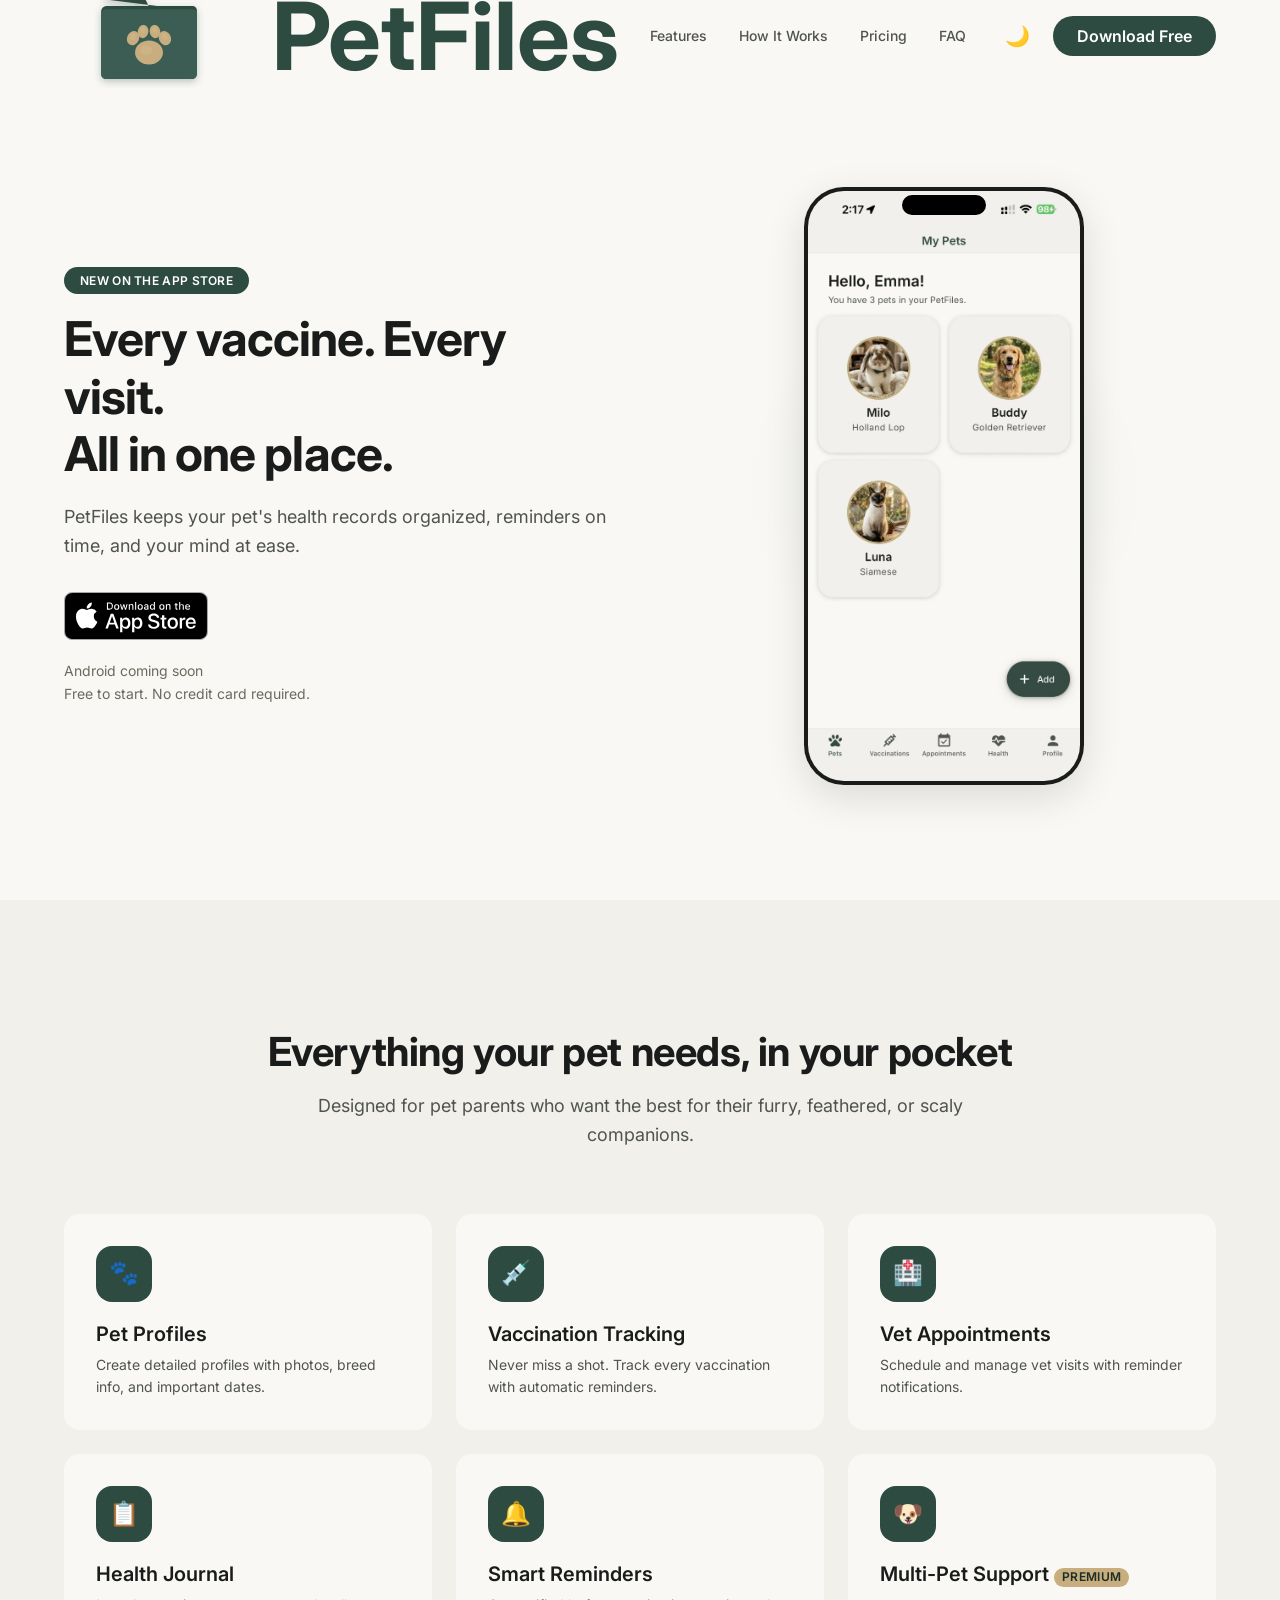
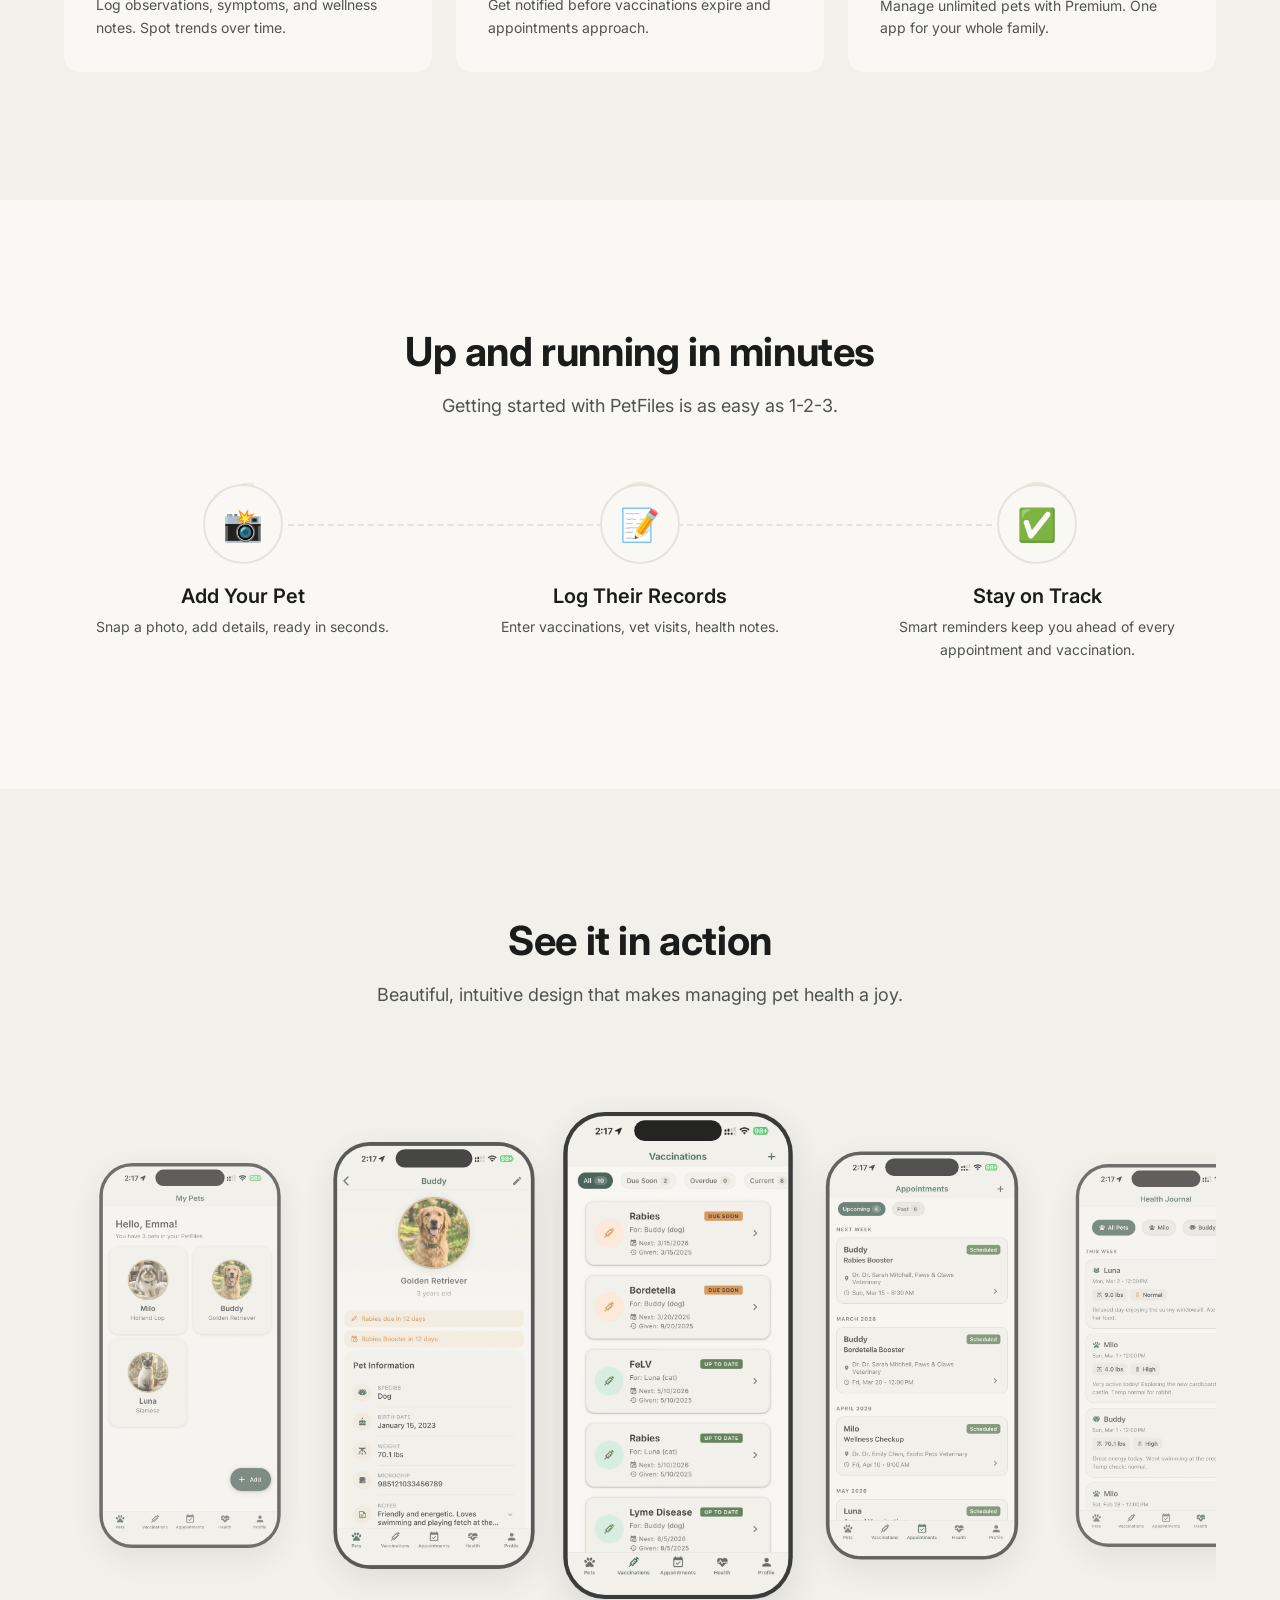
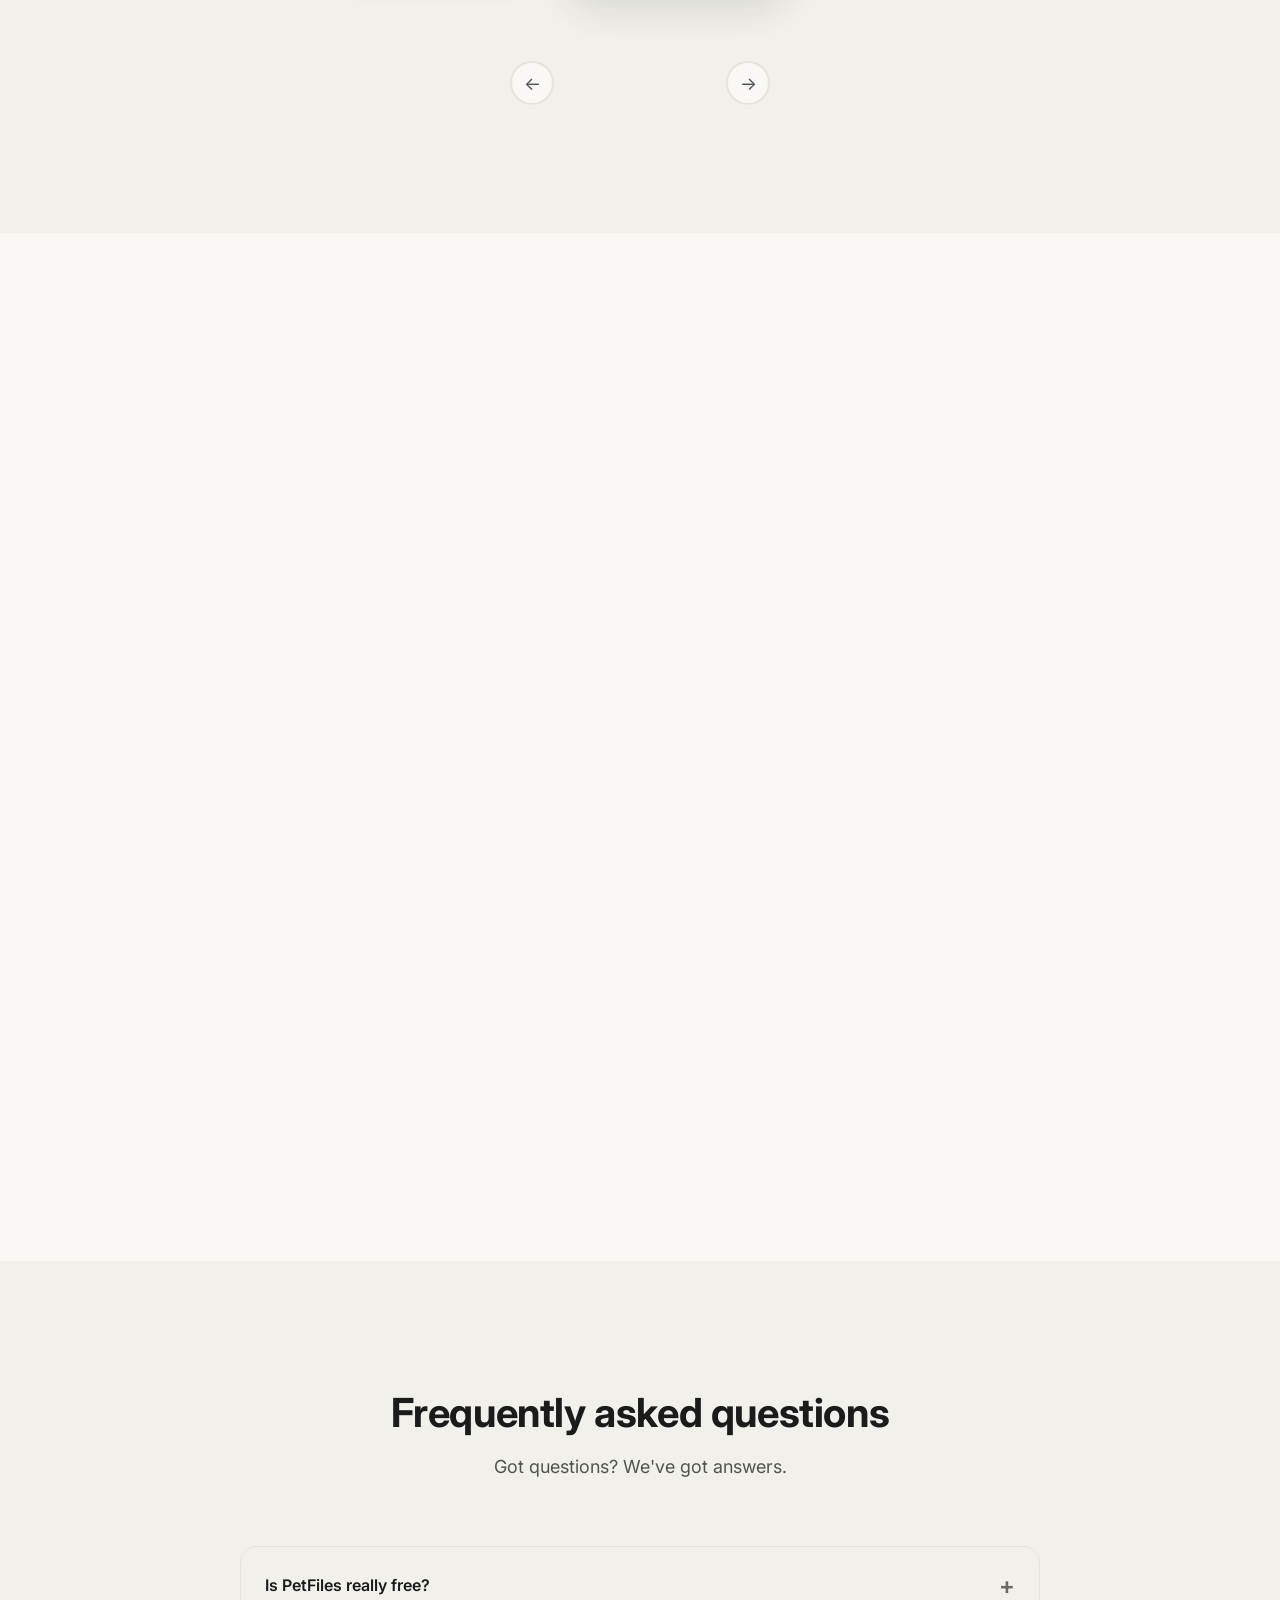
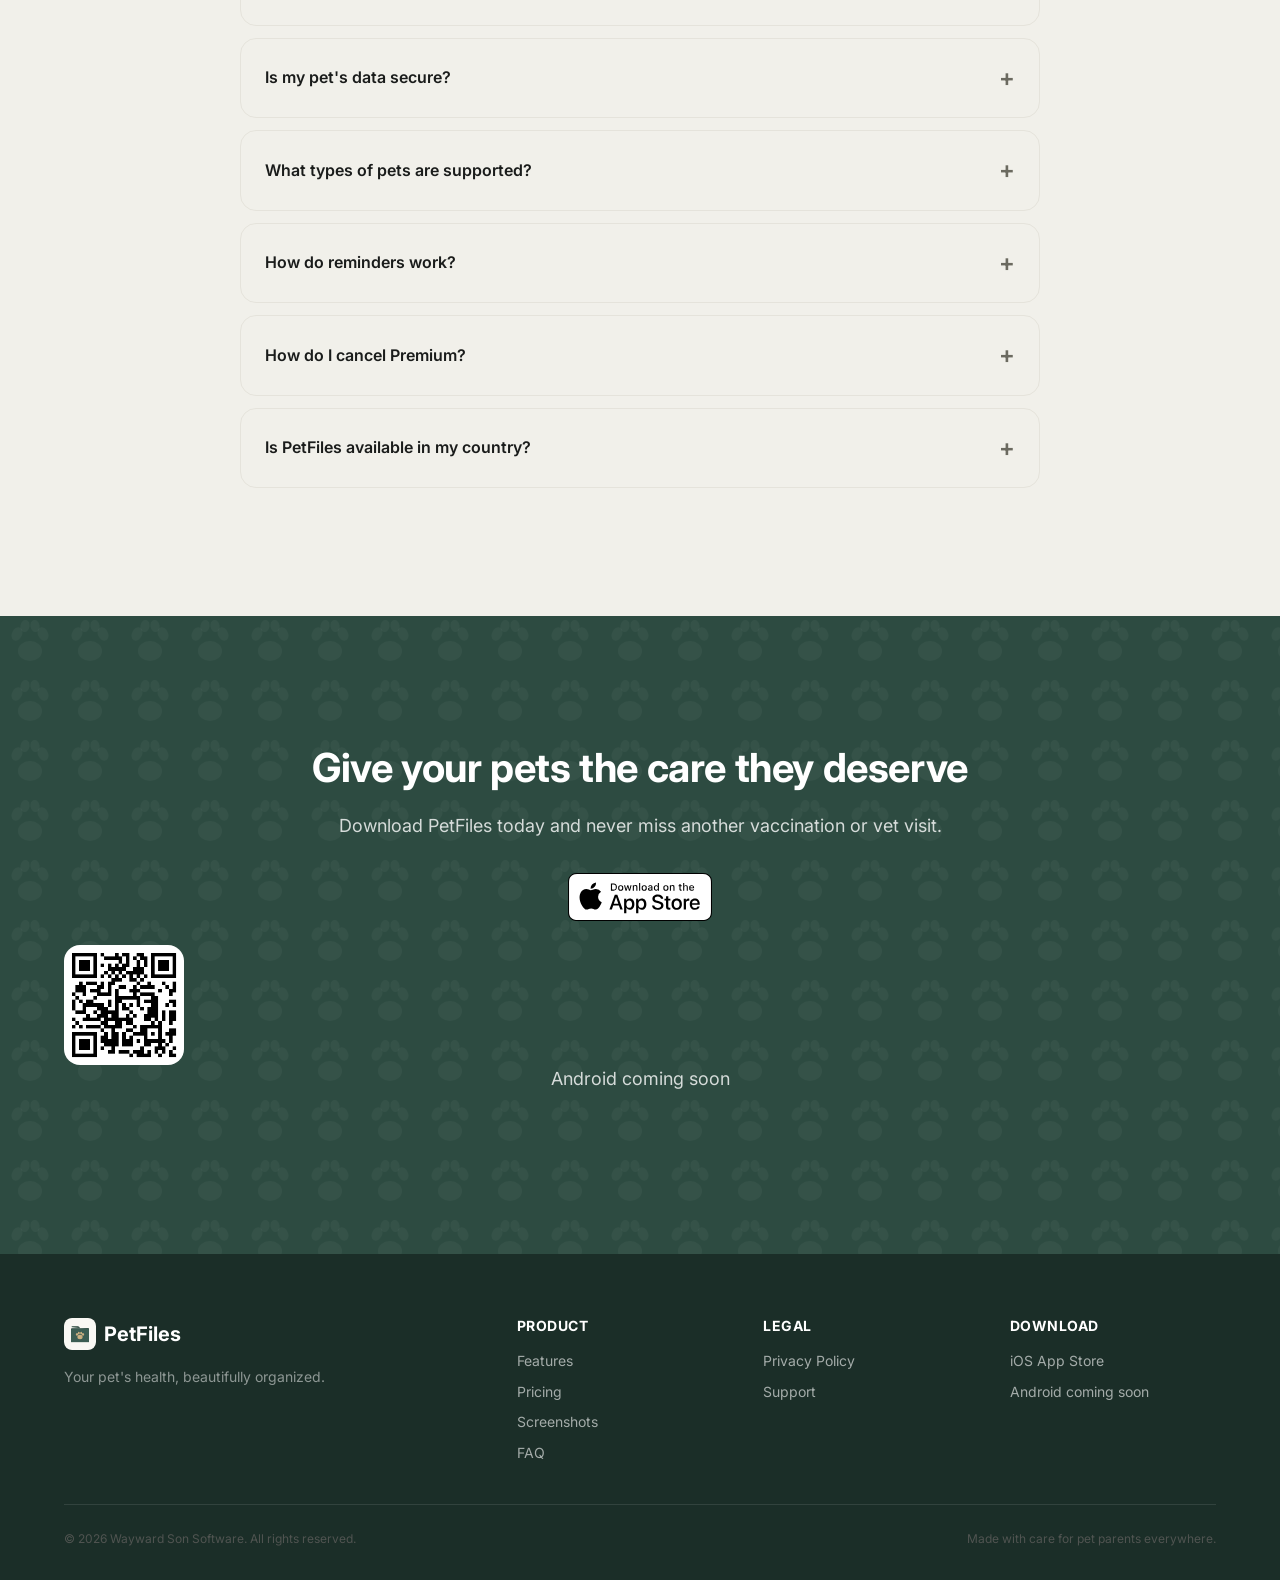
<file: index.html>
<!DOCTYPE html>
<html lang="en">
<head>
  <meta charset="UTF-8">
  <meta name="viewport" content="width=device-width, initial-scale=1.0">
  <meta name="apple-itunes-app" content="app-id=6757916297">
  <title>PetFiles — Pet Health Tracker &amp; Vaccination Reminders</title>
  <meta name="description" content="Track your pet's vaccinations, vet appointments, and health records in one beautiful app. Free for iOS.">
  <meta name="keywords" content="pet health tracker, vaccination reminder app, pet medical records, dog vaccination tracker, cat health app, free pet vaccination tracker, best pet health app iOS, pet vet appointment tracker, pet health record keeper, pet immunization tracker">
  <link rel="canonical" href="https://petfiles.waywardsonsoftware.com/">

  <!-- Open Graph -->
  <meta property="og:type" content="website">
  <meta property="og:title" content="PetFiles — Pet Health Tracker & Vaccination Reminders">
  <meta property="og:description" content="Track your pet's vaccinations, vet appointments, and health records in one beautiful app. Free for iOS.">
  <meta property="og:url" content="https://petfiles.waywardsonsoftware.com/">
  <meta property="og:image" content="https://petfiles.waywardsonsoftware.com/assets/images/og-image.png">

  <!-- Twitter Card -->
  <meta name="twitter:card" content="summary_large_image">
  <meta name="twitter:title" content="PetFiles — Pet Health Tracker & Vaccination Reminders">
  <meta name="twitter:description" content="Track your pet's vaccinations, vet appointments, and health records in one beautiful app.">
  <meta name="twitter:image" content="https://petfiles.waywardsonsoftware.com/assets/images/og-image.png">

  <!-- Favicon -->
  <link rel="icon" type="image/png" href="assets/icons/favicon.png">

  <!-- Fonts -->
  <link rel="preconnect" href="https://fonts.googleapis.com">
  <link rel="preconnect" href="https://fonts.gstatic.com" crossorigin>
  <link href="https://fonts.googleapis.com/css2?family=Inter:wght@400;500;600;700&display=swap" rel="stylesheet">

  <!-- Preload hero image -->
  <link rel="preload" as="image" href="assets/images/petfiles_light_1.webp" type="image/webp">

  <!-- Styles -->
  <link rel="stylesheet" href="css/variables.css">
  <link rel="stylesheet" href="css/base.css">
  <link rel="stylesheet" href="css/components.css">
  <link rel="stylesheet" href="css/sections.css">
  <link rel="stylesheet" href="css/animations.css">

  <!-- Structured Data: SoftwareApplication -->
  <script type="application/ld+json">
  {
    "@context": "https://schema.org",
    "@type": "SoftwareApplication",
    "name": "PetFiles",
    "operatingSystem": "iOS",
    "applicationCategory": "HealthApplication",
    "description": "Track your pet's vaccinations, vet appointments, and health records in one beautiful app.",
    "offers": [
      {
        "@type": "Offer",
        "price": "0",
        "priceCurrency": "USD",
        "name": "Free"
      },
      {
        "@type": "Offer",
        "price": "4.99",
        "priceCurrency": "USD",
        "name": "Premium",
        "priceSpecification": {
          "@type": "UnitPriceSpecification",
          "billingDuration": "P1M"
        }
      }
    ]
  }
  </script>

  <!-- Structured Data: FAQPage -->
  <script type="application/ld+json">
  {
    "@context": "https://schema.org",
    "@type": "FAQPage",
    "mainEntity": [
      {
        "@type": "Question",
        "name": "Is PetFiles really free?",
        "acceptedAnswer": {
          "@type": "Answer",
          "text": "Yes! PetFiles is completely free for one pet. You can track vaccinations, vet appointments, and health records at no cost. Premium unlocks unlimited pets and additional features for $4.99/month."
        }
      },
      {
        "@type": "Question",
        "name": "Is my pet's data secure?",
        "acceptedAnswer": {
          "@type": "Answer",
          "text": "Absolutely. Your data is stored securely on your device and optionally synced via encrypted cloud backup. We never sell your data or share it with third parties."
        }
      },
      {
        "@type": "Question",
        "name": "What types of pets are supported?",
        "acceptedAnswer": {
          "@type": "Answer",
          "text": "PetFiles works for dogs, cats, rabbits, birds, reptiles, and any other pet. If it's your pet, you can track it."
        }
      },
      {
        "@type": "Question",
        "name": "How do reminders work?",
        "acceptedAnswer": {
          "@type": "Answer",
          "text": "PetFiles sends push notifications before upcoming vaccinations and vet appointments. You can customize when and how often you'd like to be reminded."
        }
      },
      {
        "@type": "Question",
        "name": "How do I cancel Premium?",
        "acceptedAnswer": {
          "@type": "Answer",
          "text": "You can cancel anytime through your App Store subscription settings. You'll keep Premium access until the end of your current billing period."
        }
      },
      {
        "@type": "Question",
        "name": "Is PetFiles available in my country?",
        "acceptedAnswer": {
          "@type": "Answer",
          "text": "PetFiles is available worldwide on iOS. Download it from the App Store. Android coming soon."
        }
      }
    ]
  }
  </script>

  <!-- Structured Data: Organization -->
  <script type="application/ld+json">
  {
    "@context": "https://schema.org",
    "@type": "Organization",
    "name": "PetFiles",
    "url": "https://petfiles.waywardsonsoftware.com",
    "logo": "https://petfiles.waywardsonsoftware.com/assets/icons/logo.svg",
    "contactPoint": {
      "@type": "ContactPoint",
      "contactType": "customer support",
      "url": "https://petfiles.waywardsonsoftware.com/support.html"
    }
  }
  </script>
</head>
<body>

  <!-- ======== Navigation ======== -->
  <nav class="nav" role="navigation" aria-label="Main navigation">
    <div class="nav__inner">
      <a href="/" class="nav__brand" aria-label="PetFiles home">
        <img src="assets/icons/logo.svg" alt="" width="36" height="36">
        <span>PetFiles</span>
      </a>

      <div class="nav__links" role="list">
        <a href="#features" class="nav__link" role="listitem">Features</a>
        <a href="#how-it-works" class="nav__link" role="listitem">How It Works</a>
        <a href="#pricing" class="nav__link" role="listitem">Pricing</a>
        <a href="#faq" class="nav__link" role="listitem">FAQ</a>
      </div>

      <div class="nav__actions">
        <button class="theme-toggle" aria-label="Switch to dark mode">🌙</button>
        <a href="#download" class="btn btn--primary">Download Free</a>
        <button class="nav__hamburger" aria-label="Toggle menu" aria-expanded="false">
          <span></span>
          <span></span>
          <span></span>
        </button>
      </div>
    </div>

    <!-- Mobile Menu -->
    <div class="nav__mobile" role="list">
      <a href="#features" class="nav__link" role="listitem">Features</a>
      <a href="#how-it-works" class="nav__link" role="listitem">How It Works</a>
      <a href="#pricing" class="nav__link" role="listitem">Pricing</a>
      <a href="#faq" class="nav__link" role="listitem">FAQ</a>
      <a href="#download" class="btn btn--primary" style="text-align:center;">Download Free</a>
    </div>
  </nav>


  <main>
  <!-- ======== Hero ======== -->
  <section class="hero" id="hero">
    <div class="container">
      <div class="hero__grid">
        <div class="hero__content">
          <!-- Spacer: collapses on scroll as nav brand shrinks into place -->
          <div class="hero__brand-spacer" aria-hidden="true"></div>

          <div class="hero__badge"><span class="badge badge--new">New on the App Store</span></div>
          <h1 class="hero__headline">Every vaccine. Every visit.<br>All in one place.</h1>
          <p class="hero__subheadline">PetFiles keeps your pet's health records organized, reminders on time, and your mind at ease.</p>
          <div class="hero__ctas">
            <a href="https://apps.apple.com/app/petfiles/id6757916297?itscg=30200&itsct=apps_box_link&mttnsubad=6757916297" class="store-badge" target="_blank" rel="noopener noreferrer" aria-label="Download on the App Store">
              <img src="assets/icons/app-store-badge-black.svg" alt="Download on the App Store" width="120" height="40" class="store-badge__light">
              <img src="assets/icons/app-store-badge-white.svg" alt="Download on the App Store" width="120" height="40" class="store-badge__dark">
            </a>
          </div>
          <p class="hero__android-soon">Android coming soon</p>
          <p class="hero__trust">Free to start. No credit card required.</p>
        </div>

        <div class="hero__device-wrapper">
          <div class="hero__device-glow"></div>
          <div class="device-frame float-animation hero__device">
            <div class="device-frame__dynamic-island"></div>
            <div class="device-frame__screen screenshot-swap" data-light="assets/images/petfiles_light_1.webp" data-dark="assets/images/petfiles_dark_1.webp">
              <img src="assets/images/petfiles_light_1.webp"
                   alt="PetFiles app showing pet health dashboard"
                   width="256" height="555">
            </div>
          </div>
        </div>
      </div>
    </div>
  </section>


  <!-- ======== Features ======== -->
  <section class="section section--alt" id="features">
    <div class="container">
      <div class="section__header reveal">
        <h2>Everything your pet needs, in your pocket</h2>
        <p>Designed for pet parents who want the best for their furry, feathered, or scaly companions.</p>
      </div>

      <div class="features__grid">
        <div class="card reveal reveal--delay-1">
          <div class="card__icon" aria-hidden="true">🐾</div>
          <h3 class="card__title">Pet Profiles</h3>
          <p class="card__text">Create detailed profiles with photos, breed info, and important dates.</p>
        </div>

        <div class="card reveal reveal--delay-2">
          <div class="card__icon" aria-hidden="true">💉</div>
          <h3 class="card__title">Vaccination Tracking</h3>
          <p class="card__text">Never miss a shot. Track every vaccination with automatic reminders.</p>
        </div>

        <div class="card reveal reveal--delay-3">
          <div class="card__icon" aria-hidden="true">🏥</div>
          <h3 class="card__title">Vet Appointments</h3>
          <p class="card__text">Schedule and manage vet visits with reminder notifications.</p>
        </div>

        <div class="card reveal reveal--delay-4">
          <div class="card__icon" aria-hidden="true">📋</div>
          <h3 class="card__title">Health Journal</h3>
          <p class="card__text">Log observations, symptoms, and wellness notes. Spot trends over time.</p>
        </div>

        <div class="card reveal reveal--delay-5">
          <div class="card__icon" aria-hidden="true">🔔</div>
          <h3 class="card__title">Smart Reminders</h3>
          <p class="card__text">Get notified before vaccinations expire and appointments approach.</p>
        </div>

        <div class="card reveal reveal--delay-6">
          <div class="card__icon" aria-hidden="true">🐶</div>
          <h3 class="card__title">Multi-Pet Support <span class="badge">Premium</span></h3>
          <p class="card__text">Manage unlimited pets with Premium. One app for your whole family.</p>
        </div>
      </div>
    </div>
  </section>


  <!-- ======== How It Works ======== -->
  <section class="section" id="how-it-works">
    <div class="container">
      <div class="section__header reveal">
        <h2>Up and running in minutes</h2>
        <p>Getting started with PetFiles is as easy as 1-2-3.</p>
      </div>

      <div class="steps">
        <div class="step reveal reveal--delay-1">
          <div class="step__number" aria-hidden="true">1</div>
          <div class="step__icon" aria-hidden="true">📸</div>
          <h3 class="step__title">Add Your Pet</h3>
          <p class="step__text">Snap a photo, add details, ready in seconds.</p>
        </div>

        <div class="step reveal reveal--delay-2">
          <div class="step__number" aria-hidden="true">2</div>
          <div class="step__icon" aria-hidden="true">📝</div>
          <h3 class="step__title">Log Their Records</h3>
          <p class="step__text">Enter vaccinations, vet visits, health notes.</p>
        </div>

        <div class="step reveal reveal--delay-3">
          <div class="step__number" aria-hidden="true">3</div>
          <div class="step__icon" aria-hidden="true">✅</div>
          <h3 class="step__title">Stay on Track</h3>
          <p class="step__text">Smart reminders keep you ahead of every appointment and vaccination.</p>
        </div>
      </div>
    </div>
  </section>


  <!-- ======== Screenshots Carousel ======== -->
  <section class="section section--alt" id="screenshots">
    <div class="container">
      <div class="section__header reveal">
        <h2>See it in action</h2>
        <p>Beautiful, intuitive design that makes managing pet health a joy.</p>
      </div>

      <div class="carousel reveal">
        <div class="carousel__track">
          <div class="carousel__slide" data-index="0">
            <div class="device-frame">
              <div class="device-frame__dynamic-island"></div>
              <div class="device-frame__screen screenshot-swap" data-light="assets/images/petfiles_light_1.webp" data-dark="assets/images/petfiles_dark_1.webp">
                <img src="assets/images/petfiles_light_1.webp" alt="PetFiles home screen" width="256" height="555" loading="lazy">
              </div>
            </div>
          </div>

          <div class="carousel__slide" data-index="1">
            <div class="device-frame">
              <div class="device-frame__dynamic-island"></div>
              <div class="device-frame__screen screenshot-swap" data-light="assets/images/petfiles_light_2.webp" data-dark="assets/images/petfiles_dark_2.webp">
                <img src="assets/images/petfiles_light_2.webp" alt="Pet profile screen" width="256" height="555" loading="lazy">
              </div>
            </div>
          </div>

          <div class="carousel__slide" data-index="2">
            <div class="device-frame">
              <div class="device-frame__dynamic-island"></div>
              <div class="device-frame__screen screenshot-swap" data-light="assets/images/petfiles_light_3.webp" data-dark="assets/images/petfiles_dark_3.webp">
                <img src="assets/images/petfiles_light_3.webp" alt="Vaccination tracking screen" width="256" height="555" loading="lazy">
              </div>
            </div>
          </div>

          <div class="carousel__slide" data-index="3">
            <div class="device-frame">
              <div class="device-frame__dynamic-island"></div>
              <div class="device-frame__screen screenshot-swap" data-light="assets/images/petfiles_light_4.webp" data-dark="assets/images/petfiles_dark_4.webp">
                <img src="assets/images/petfiles_light_4.webp" alt="Health journal screen" width="256" height="555" loading="lazy">
              </div>
            </div>
          </div>

          <div class="carousel__slide" data-index="4">
            <div class="device-frame">
              <div class="device-frame__dynamic-island"></div>
              <div class="device-frame__screen screenshot-swap" data-light="assets/images/petfiles_light_5.webp" data-dark="assets/images/petfiles_dark_5.webp">
                <img src="assets/images/petfiles_light_5.webp" alt="Reminders screen" width="256" height="555" loading="lazy">
              </div>
            </div>
          </div>

          <div class="carousel__slide" data-index="5">
            <div class="device-frame">
              <div class="device-frame__dynamic-island"></div>
              <div class="device-frame__screen screenshot-swap" data-light="assets/images/petfiles_light_6.webp" data-dark="assets/images/petfiles_dark_6.webp">
                <img src="assets/images/petfiles_light_6.webp" alt="Settings screen" width="256" height="555" loading="lazy">
              </div>
            </div>
          </div>
        </div>

        <div class="carousel__controls">
          <button class="carousel__btn carousel__btn--prev" aria-label="Previous screenshot">←</button>
          <div class="carousel__dots">
            <button class="carousel__dot active" aria-label="Go to screenshot 1"></button>
            <button class="carousel__dot" aria-label="Go to screenshot 2"></button>
            <button class="carousel__dot" aria-label="Go to screenshot 3"></button>
            <button class="carousel__dot" aria-label="Go to screenshot 4"></button>
            <button class="carousel__dot" aria-label="Go to screenshot 5"></button>
            <button class="carousel__dot" aria-label="Go to screenshot 6"></button>
          </div>
          <button class="carousel__btn carousel__btn--next" aria-label="Next screenshot">→</button>
        </div>
      </div>
    </div>
  </section>


  <!-- ======== Pricing ======== -->
  <section class="section" id="pricing">
    <div class="container">
      <div class="section__header reveal">
        <h2>Simple, transparent pricing</h2>
        <p>Start free. Upgrade when you're ready.</p>
      </div>

      <div class="pricing-toggle reveal">
        <span class="pricing-toggle__label pricing-toggle__label--monthly active">Monthly</span>
        <button class="pricing-toggle__switch" aria-label="Toggle annual pricing" role="switch" aria-checked="false"></button>
        <span class="pricing-toggle__label pricing-toggle__label--annual">Annual</span>
        <span class="pricing-toggle__save">Save 17%</span>
      </div>

      <div class="pricing__grid">
        <div class="pricing-card reveal reveal--delay-1">
          <h3 class="pricing-card__name">Free</h3>
          <div class="pricing-card__price price--monthly">$0</div>
          <div class="pricing-card__price price--annual" style="display:none">$0</div>
          <p class="pricing-card__period">Free forever</p>
          <ul class="pricing-card__features">
            <li class="pricing-card__feature"><span class="pricing-card__feature-icon">✓</span> 1 pet profile</li>
            <li class="pricing-card__feature"><span class="pricing-card__feature-icon">✓</span> Vaccination tracking</li>
            <li class="pricing-card__feature"><span class="pricing-card__feature-icon">✓</span> Vet appointments</li>
            <li class="pricing-card__feature"><span class="pricing-card__feature-icon">✓</span> Health journal</li>
            <li class="pricing-card__feature"><span class="pricing-card__feature-icon">✓</span> Smart reminders</li>
            <li class="pricing-card__feature"><span class="pricing-card__feature-icon">✓</span> Health timeline</li>
          </ul>
          <a href="#download" class="btn btn--outline" style="width:100%">Get Started</a>
        </div>

        <div class="pricing-card pricing-card--featured reveal reveal--delay-2">
          <div class="pricing-card__badge">Best Value</div>
          <h3 class="pricing-card__name">Premium</h3>
          <div class="pricing-card__price price--monthly">$4.99<span>/mo</span></div>
          <div class="pricing-card__price price--annual" style="display:none">$49.99<span>/yr</span></div>
          <p class="pricing-card__period price--monthly">Billed monthly</p>
          <p class="pricing-card__period price--annual" style="display:none">Billed annually</p>
          <ul class="pricing-card__features">
            <li class="pricing-card__feature"><span class="pricing-card__feature-icon">✓</span> Unlimited pets</li>
            <li class="pricing-card__feature"><span class="pricing-card__feature-icon">✓</span> Everything in Free</li>
            <li class="pricing-card__feature"><span class="pricing-card__feature-icon">✓</span> Cloud backup &amp; sync</li>
            <li class="pricing-card__feature"><span class="pricing-card__feature-icon">✓</span> Priority support</li>
            <li class="pricing-card__feature"><span class="pricing-card__feature-icon">✓</span> Family sharing</li>
          </ul>
          <a href="#download" class="btn btn--secondary" style="width:100%">Start Free Trial</a>
        </div>
      </div>
    </div>
  </section>


  <!-- ======== FAQ ======== -->
  <section class="section section--alt" id="faq">
    <div class="container">
      <div class="section__header reveal">
        <h2>Frequently asked questions</h2>
        <p>Got questions? We've got answers.</p>
      </div>

      <div class="faq__grid">
        <div class="accordion reveal">
          <details class="accordion__item">
            <summary class="accordion__trigger">Is PetFiles really free?</summary>
            <div class="accordion__content">
              <p>Yes! PetFiles is completely free for one pet. You can track vaccinations, vet appointments, and health records at no cost. Premium unlocks unlimited pets and additional features for $4.99/month.</p>
            </div>
          </details>

          <details class="accordion__item">
            <summary class="accordion__trigger">Is my pet's data secure?</summary>
            <div class="accordion__content">
              <p>Absolutely. Your data is stored securely on your device and optionally synced via encrypted cloud backup. We never sell your data or share it with third parties.</p>
            </div>
          </details>

          <details class="accordion__item">
            <summary class="accordion__trigger">What types of pets are supported?</summary>
            <div class="accordion__content">
              <p>PetFiles works for dogs, cats, rabbits, birds, reptiles, and any other pet. If it's your pet, you can track it.</p>
            </div>
          </details>

          <details class="accordion__item">
            <summary class="accordion__trigger">How do reminders work?</summary>
            <div class="accordion__content">
              <p>PetFiles sends push notifications before upcoming vaccinations and vet appointments. You can customize when and how often you'd like to be reminded.</p>
            </div>
          </details>

          <details class="accordion__item">
            <summary class="accordion__trigger">How do I cancel Premium?</summary>
            <div class="accordion__content">
              <p>You can cancel anytime through your App Store subscription settings. You'll keep Premium access until the end of your current billing period.</p>
            </div>
          </details>

          <details class="accordion__item">
            <summary class="accordion__trigger">Is PetFiles available in my country?</summary>
            <div class="accordion__content">
              <p>PetFiles is available worldwide on iOS. Download it from the App Store. Android coming soon.</p>
            </div>
          </details>
        </div>
      </div>
    </div>
  </section>


  <!-- ======== Download CTA ======== -->
  <section class="download-cta" id="download">
    <div class="container reveal">
      <h2>Give your pets the care they deserve</h2>
      <p>Download PetFiles today and never miss another vaccination or vet visit.</p>
      <div class="download-cta__buttons">
        <a href="https://apps.apple.com/app/petfiles/id6757916297?itscg=30200&itsct=apps_box_link&mttnsubad=6757916297" class="store-badge" target="_blank" rel="noopener noreferrer" aria-label="Download on the App Store">
          <img src="assets/icons/app-store-badge-white.svg" alt="Download on the App Store" width="120" height="40">
        </a>
      </div>
      <div class="download-cta__qr">
        <img src="assets/images/qr-code.png" alt="Scan to download PetFiles" width="120" height="120">
      </div>
      <p class="download-cta__android-soon">Android coming soon</p>
    </div>
  </section>


  </main>

  <!-- ======== Footer ======== -->
  <footer class="footer" role="contentinfo">
    <div class="container">
      <div class="footer__grid">
        <div class="footer__brand-col">
          <div class="footer__brand">
            <img src="assets/icons/logo.svg" alt="" width="32" height="32">
            <span>PetFiles</span>
          </div>
          <p class="footer__tagline">Your pet's health, beautifully organized.</p>
        </div>

        <div>
          <h3>Product</h3>
          <div class="footer__links">
            <a href="#features" class="footer__link">Features</a>
            <a href="#pricing" class="footer__link">Pricing</a>
            <a href="#screenshots" class="footer__link">Screenshots</a>
            <a href="#faq" class="footer__link">FAQ</a>
          </div>
        </div>

        <div>
          <h3>Legal</h3>
          <div class="footer__links">
            <a href="privacy.html" class="footer__link">Privacy Policy</a>
            <a href="support.html" class="footer__link">Support</a>
          </div>
        </div>

        <div>
          <h3>Download</h3>
          <div class="footer__links">
            <a href="https://apps.apple.com/app/petfiles/id6757916297?itscg=30200&itsct=apps_box_link&mttnsubad=6757916297" class="footer__link" target="_blank" rel="noopener noreferrer">iOS App Store</a>
            <span class="footer__link footer__link--muted">Android coming soon</span>
          </div>
        </div>
      </div>

      <div class="footer__bottom">
        <p>&copy; 2026 Wayward Son Software. All rights reserved.</p>
        <p>Made with care for pet parents everywhere.</p>
      </div>
    </div>
  </footer>

  <!-- Scripts -->
  <script src="js/main.js"></script>
  <script src="js/components.js"></script>
  <script src="js/microinteractions.js"></script>
</body>
</html>
</file>
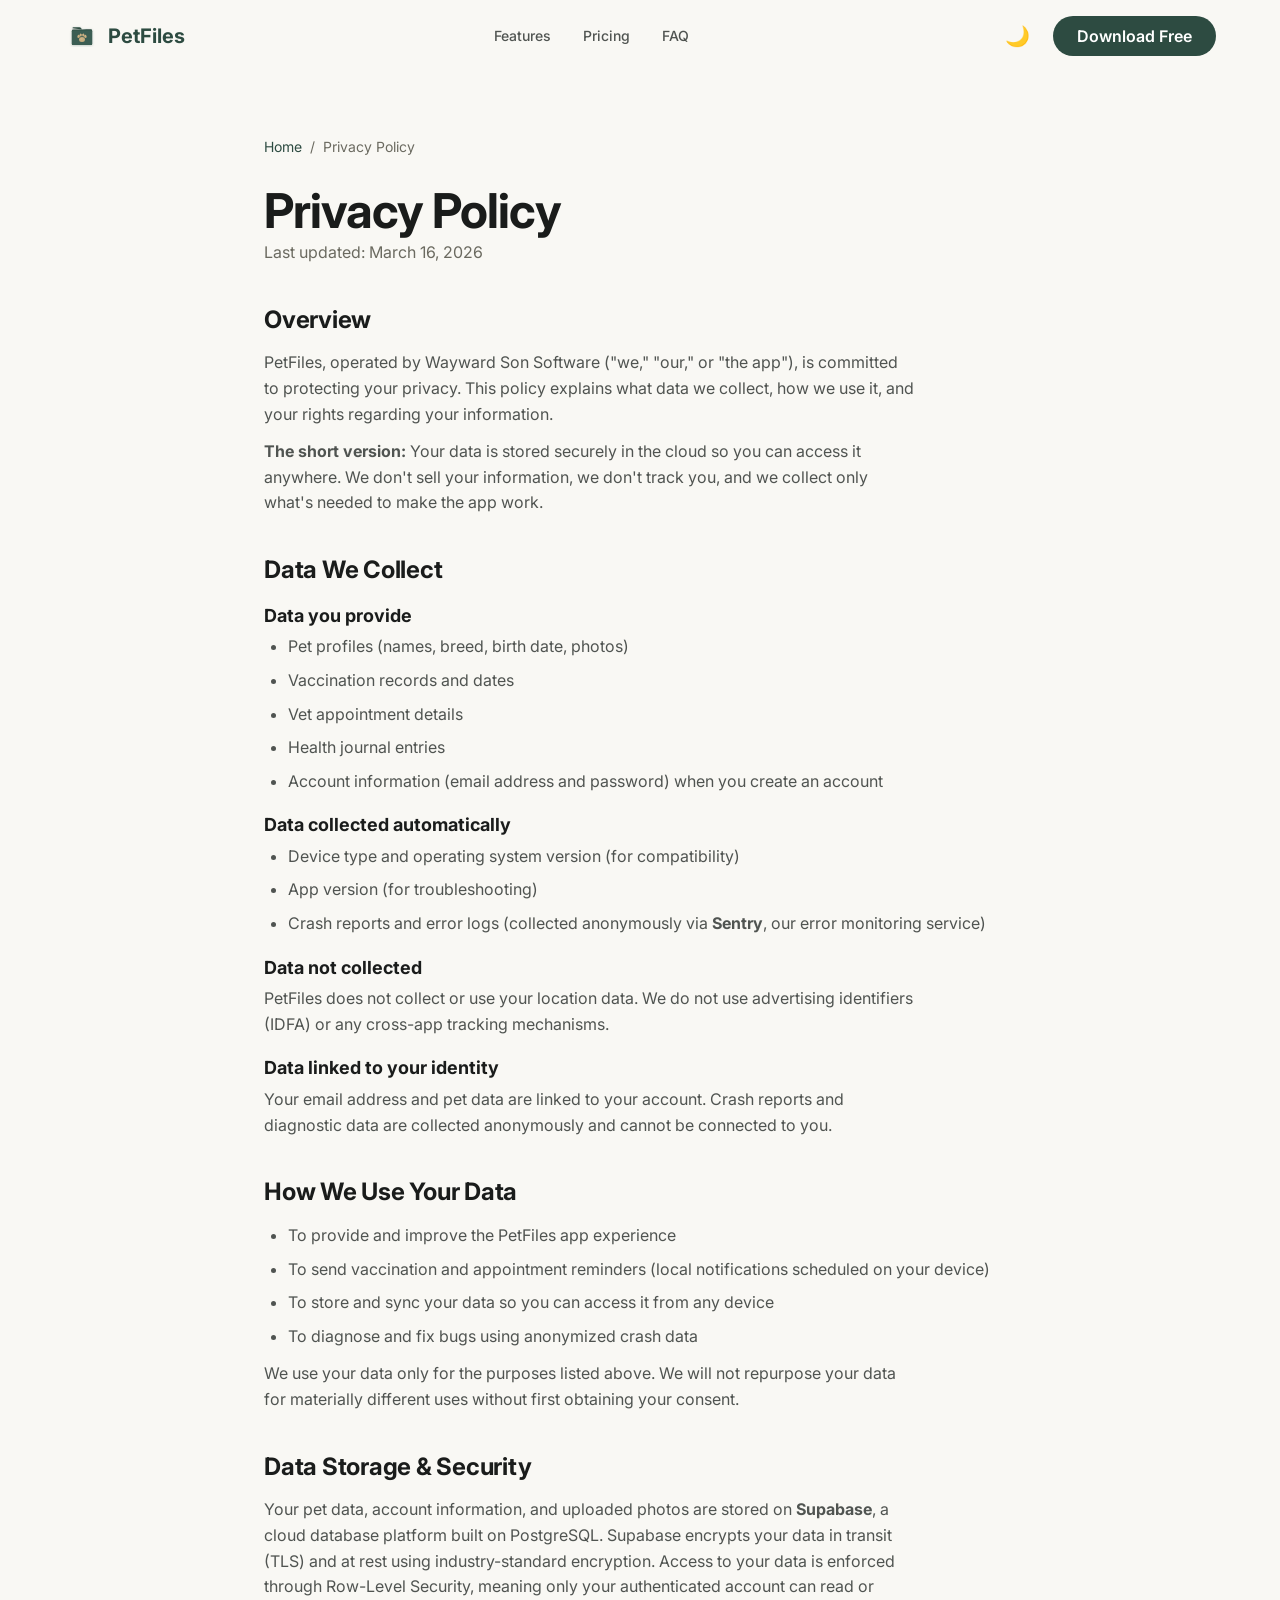
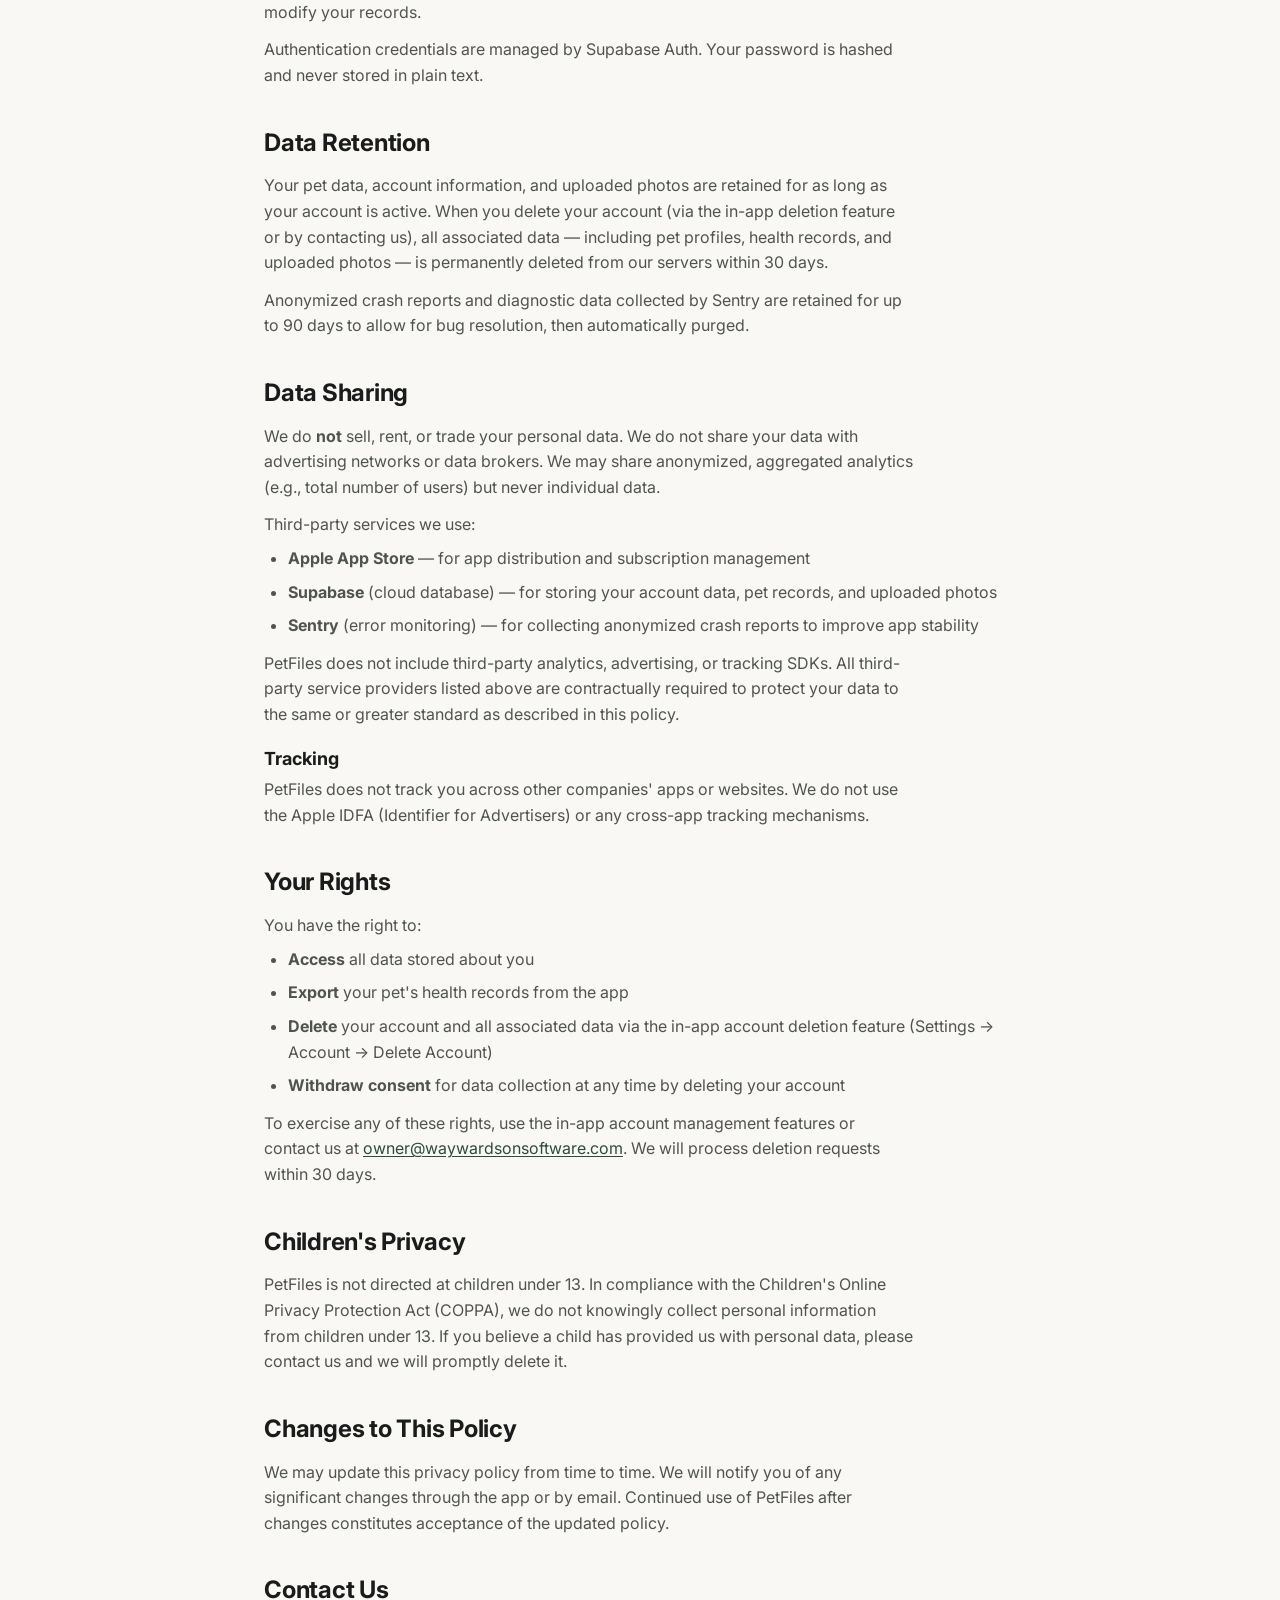
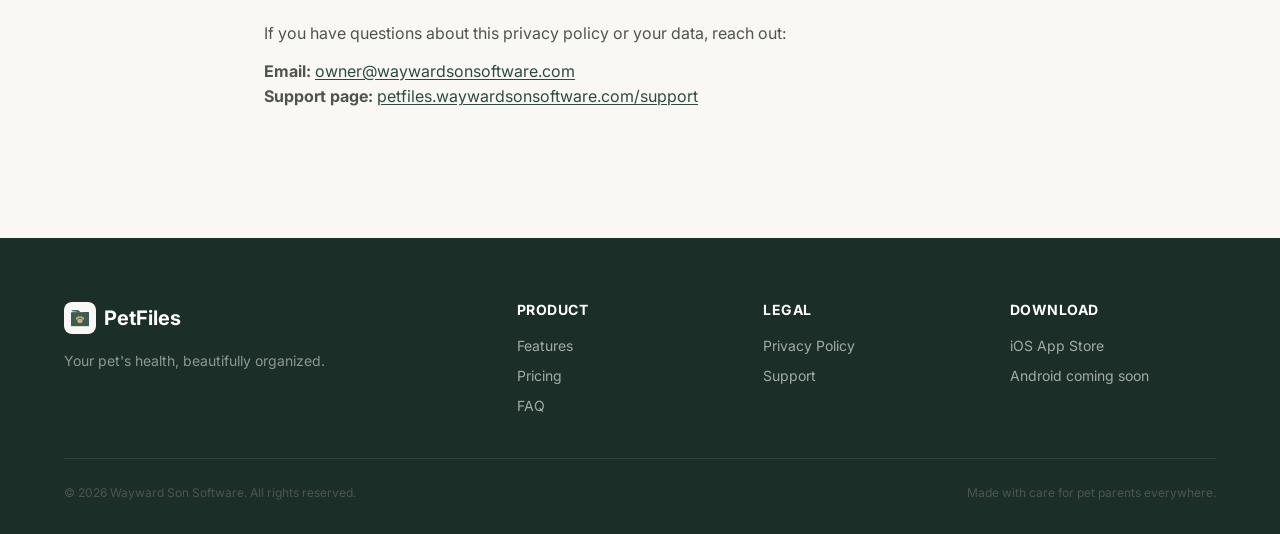
<file: privacy.html>
<!DOCTYPE html>
<html lang="en">
<head>
  <meta charset="UTF-8">
  <meta name="viewport" content="width=device-width, initial-scale=1.0">
  <meta name="apple-itunes-app" content="app-id=6757916297">
  <title>Privacy Policy — PetFiles</title>
  <meta name="description" content="PetFiles privacy policy. Learn how we protect your data and respect your privacy.">
  <meta name="keywords" content="PetFiles privacy policy, pet app data privacy, pet health app security, pet data protection">
  <link rel="canonical" href="https://petfiles.waywardsonsoftware.com/privacy.html">

  <!-- Open Graph -->
  <meta property="og:type" content="website">
  <meta property="og:title" content="Privacy Policy — PetFiles">
  <meta property="og:description" content="PetFiles privacy policy. Learn how we protect your data and respect your privacy.">
  <meta property="og:url" content="https://petfiles.waywardsonsoftware.com/privacy.html">
  <meta property="og:image" content="https://petfiles.waywardsonsoftware.com/assets/images/og-image.png">

  <!-- Twitter Card -->
  <meta name="twitter:card" content="summary_large_image">
  <meta name="twitter:title" content="Privacy Policy — PetFiles">
  <meta name="twitter:description" content="PetFiles privacy policy. Learn how we protect your data and respect your privacy.">
  <meta name="twitter:image" content="https://petfiles.waywardsonsoftware.com/assets/images/og-image.png">

  <!-- Favicon -->
  <link rel="icon" type="image/png" href="assets/icons/favicon.png">

  <!-- Fonts -->
  <link rel="preconnect" href="https://fonts.googleapis.com">
  <link rel="preconnect" href="https://fonts.gstatic.com" crossorigin>
  <link href="https://fonts.googleapis.com/css2?family=Inter:wght@400;500;600;700&display=swap" rel="stylesheet">

  <!-- Styles -->
  <link rel="stylesheet" href="css/variables.css">
  <link rel="stylesheet" href="css/base.css">
  <link rel="stylesheet" href="css/components.css">
  <link rel="stylesheet" href="css/sections.css">
  <link rel="stylesheet" href="css/animations.css">

  <!-- Structured Data: BreadcrumbList -->
  <script type="application/ld+json">
  {
    "@context": "https://schema.org",
    "@type": "BreadcrumbList",
    "itemListElement": [
      {
        "@type": "ListItem",
        "position": 1,
        "name": "Home",
        "item": "https://petfiles.waywardsonsoftware.com/"
      },
      {
        "@type": "ListItem",
        "position": 2,
        "name": "Privacy Policy"
      }
    ]
  }
  </script>

  <!-- Structured Data: Organization -->
  <script type="application/ld+json">
  {
    "@context": "https://schema.org",
    "@type": "Organization",
    "name": "PetFiles",
    "url": "https://petfiles.waywardsonsoftware.com",
    "logo": "https://petfiles.waywardsonsoftware.com/assets/icons/logo.svg",
    "contactPoint": {
      "@type": "ContactPoint",
      "contactType": "customer support",
      "url": "https://petfiles.waywardsonsoftware.com/support.html"
    }
  }
  </script>
</head>
<body>

  <!-- ======== Navigation ======== -->
  <nav class="nav nav--scrolled" role="navigation" aria-label="Main navigation">
    <div class="nav__inner">
      <a href="/" class="nav__brand" aria-label="PetFiles home">
        <img src="assets/icons/logo.svg" alt="" width="36" height="36">
        <span>PetFiles</span>
      </a>

      <div class="nav__links" role="list">
        <a href="/#features" class="nav__link" role="listitem">Features</a>
        <a href="/#pricing" class="nav__link" role="listitem">Pricing</a>
        <a href="/#faq" class="nav__link" role="listitem">FAQ</a>
      </div>

      <div class="nav__actions">
        <button class="theme-toggle" aria-label="Switch to dark mode">🌙</button>
        <a href="/#download" class="btn btn--primary">Download Free</a>
        <button class="nav__hamburger" aria-label="Toggle menu" aria-expanded="false">
          <span></span>
          <span></span>
          <span></span>
        </button>
      </div>
    </div>

    <div class="nav__mobile" role="list">
      <a href="/#features" class="nav__link" role="listitem">Features</a>
      <a href="/#pricing" class="nav__link" role="listitem">Pricing</a>
      <a href="/#faq" class="nav__link" role="listitem">FAQ</a>
      <a href="/#download" class="btn btn--primary" style="text-align:center;">Download Free</a>
    </div>
  </nav>


  <!-- ======== Privacy Policy Content ======== -->
  <main class="section" style="padding-top: calc(var(--nav-height) + var(--space-6xl));">
    <div class="container container--narrow">
      <nav class="breadcrumb" aria-label="Breadcrumb">
        <a href="/">Home</a>
        <span class="breadcrumb__separator" aria-hidden="true">/</span>
        <span>Privacy Policy</span>
      </nav>
      <h1>Privacy Policy</h1>
      <p class="text-muted" style="margin-bottom: var(--space-4xl);">Last updated: March 16, 2026</p>

      <div style="display: flex; flex-direction: column; gap: var(--space-4xl);">

        <section>
          <h2 style="font-size: var(--font-size-xl); margin-bottom: var(--space-lg);">Overview</h2>
          <p>PetFiles, operated by Wayward Son Software ("we," "our," or "the app"), is committed to protecting your privacy. This policy explains what data we collect, how we use it, and your rights regarding your information.</p>
          <p style="margin-top: var(--space-md);"><strong>The short version:</strong> Your data is stored securely in the cloud so you can access it anywhere. We don't sell your information, we don't track you, and we collect only what's needed to make the app work.</p>
        </section>

        <section>
          <h2 style="font-size: var(--font-size-xl); margin-bottom: var(--space-lg);">Data We Collect</h2>

          <h3 style="font-size: var(--font-size-md); margin-bottom: var(--space-sm); margin-top: var(--space-xl);">Data you provide</h3>
          <ul style="padding-left: var(--space-2xl); display: flex; flex-direction: column; gap: var(--space-sm);">
            <li style="list-style: disc; color: var(--color-text-secondary);">Pet profiles (names, breed, birth date, photos)</li>
            <li style="list-style: disc; color: var(--color-text-secondary);">Vaccination records and dates</li>
            <li style="list-style: disc; color: var(--color-text-secondary);">Vet appointment details</li>
            <li style="list-style: disc; color: var(--color-text-secondary);">Health journal entries</li>
            <li style="list-style: disc; color: var(--color-text-secondary);">Account information (email address and password) when you create an account</li>
          </ul>

          <h3 style="font-size: var(--font-size-md); margin-bottom: var(--space-sm); margin-top: var(--space-xl);">Data collected automatically</h3>
          <ul style="padding-left: var(--space-2xl); display: flex; flex-direction: column; gap: var(--space-sm);">
            <li style="list-style: disc; color: var(--color-text-secondary);">Device type and operating system version (for compatibility)</li>
            <li style="list-style: disc; color: var(--color-text-secondary);">App version (for troubleshooting)</li>
            <li style="list-style: disc; color: var(--color-text-secondary);">Crash reports and error logs (collected anonymously via <strong>Sentry</strong>, our error monitoring service)</li>
          </ul>

          <h3 style="font-size: var(--font-size-md); margin-bottom: var(--space-sm); margin-top: var(--space-xl);">Data not collected</h3>
          <p style="color: var(--color-text-secondary);">PetFiles does not collect or use your location data. We do not use advertising identifiers (IDFA) or any cross-app tracking mechanisms.</p>

          <h3 style="font-size: var(--font-size-md); margin-bottom: var(--space-sm); margin-top: var(--space-xl);">Data linked to your identity</h3>
          <p style="color: var(--color-text-secondary);">Your email address and pet data are linked to your account. Crash reports and diagnostic data are collected anonymously and cannot be connected to you.</p>
        </section>

        <section>
          <h2 style="font-size: var(--font-size-xl); margin-bottom: var(--space-lg);">How We Use Your Data</h2>
          <ul style="padding-left: var(--space-2xl); display: flex; flex-direction: column; gap: var(--space-sm);">
            <li style="list-style: disc; color: var(--color-text-secondary);">To provide and improve the PetFiles app experience</li>
            <li style="list-style: disc; color: var(--color-text-secondary);">To send vaccination and appointment reminders (local notifications scheduled on your device)</li>
            <li style="list-style: disc; color: var(--color-text-secondary);">To store and sync your data so you can access it from any device</li>
            <li style="list-style: disc; color: var(--color-text-secondary);">To diagnose and fix bugs using anonymized crash data</li>
          </ul>
          <p style="margin-top: var(--space-md); color: var(--color-text-secondary);">We use your data only for the purposes listed above. We will not repurpose your data for materially different uses without first obtaining your consent.</p>
        </section>

        <section>
          <h2 style="font-size: var(--font-size-xl); margin-bottom: var(--space-lg);">Data Storage &amp; Security</h2>
          <p>Your pet data, account information, and uploaded photos are stored on <strong>Supabase</strong>, a cloud database platform built on PostgreSQL. Supabase encrypts your data in transit (TLS) and at rest using industry-standard encryption. Access to your data is enforced through Row-Level Security, meaning only your authenticated account can read or modify your records.</p>
          <p style="margin-top: var(--space-md);">Authentication credentials are managed by Supabase Auth. Your password is hashed and never stored in plain text.</p>
        </section>

        <section>
          <h2 style="font-size: var(--font-size-xl); margin-bottom: var(--space-lg);">Data Retention</h2>
          <p>Your pet data, account information, and uploaded photos are retained for as long as your account is active. When you delete your account (via the in-app deletion feature or by contacting us), all associated data — including pet profiles, health records, and uploaded photos — is permanently deleted from our servers within 30 days.</p>
          <p style="margin-top: var(--space-md);">Anonymized crash reports and diagnostic data collected by Sentry are retained for up to 90 days to allow for bug resolution, then automatically purged.</p>
        </section>

        <section>
          <h2 style="font-size: var(--font-size-xl); margin-bottom: var(--space-lg);">Data Sharing</h2>
          <p>We do <strong>not</strong> sell, rent, or trade your personal data. We do not share your data with advertising networks or data brokers. We may share anonymized, aggregated analytics (e.g., total number of users) but never individual data.</p>
          <p style="margin-top: var(--space-md);">Third-party services we use:</p>
          <ul style="padding-left: var(--space-2xl); display: flex; flex-direction: column; gap: var(--space-sm); margin-top: var(--space-sm);">
            <li style="list-style: disc; color: var(--color-text-secondary);"><strong>Apple App Store</strong> — for app distribution and subscription management</li>
            <li style="list-style: disc; color: var(--color-text-secondary);"><strong>Supabase</strong> (cloud database) — for storing your account data, pet records, and uploaded photos</li>
            <li style="list-style: disc; color: var(--color-text-secondary);"><strong>Sentry</strong> (error monitoring) — for collecting anonymized crash reports to improve app stability</li>
          </ul>
          <p style="margin-top: var(--space-md); color: var(--color-text-secondary);">PetFiles does not include third-party analytics, advertising, or tracking SDKs. All third-party service providers listed above are contractually required to protect your data to the same or greater standard as described in this policy.</p>

          <h3 style="font-size: var(--font-size-md); margin-bottom: var(--space-sm); margin-top: var(--space-xl);">Tracking</h3>
          <p style="color: var(--color-text-secondary);">PetFiles does not track you across other companies' apps or websites. We do not use the Apple IDFA (Identifier for Advertisers) or any cross-app tracking mechanisms.</p>
        </section>

        <section>
          <h2 style="font-size: var(--font-size-xl); margin-bottom: var(--space-lg);">Your Rights</h2>
          <p>You have the right to:</p>
          <ul style="padding-left: var(--space-2xl); display: flex; flex-direction: column; gap: var(--space-sm); margin-top: var(--space-sm);">
            <li style="list-style: disc; color: var(--color-text-secondary);"><strong>Access</strong> all data stored about you</li>
            <li style="list-style: disc; color: var(--color-text-secondary);"><strong>Export</strong> your pet's health records from the app</li>
            <li style="list-style: disc; color: var(--color-text-secondary);"><strong>Delete</strong> your account and all associated data via the in-app account deletion feature (Settings &rarr; Account &rarr; Delete Account)</li>
            <li style="list-style: disc; color: var(--color-text-secondary);"><strong>Withdraw consent</strong> for data collection at any time by deleting your account</li>
          </ul>
          <p style="margin-top: var(--space-md);">To exercise any of these rights, use the in-app account management features or contact us at <a href="mailto:owner@waywardsonsoftware.com">owner@waywardsonsoftware.com</a>. We will process deletion requests within 30 days.</p>
        </section>

        <section>
          <h2 style="font-size: var(--font-size-xl); margin-bottom: var(--space-lg);">Children's Privacy</h2>
          <p>PetFiles is not directed at children under 13. In compliance with the Children's Online Privacy Protection Act (COPPA), we do not knowingly collect personal information from children under 13. If you believe a child has provided us with personal data, please contact us and we will promptly delete it.</p>
        </section>

        <section>
          <h2 style="font-size: var(--font-size-xl); margin-bottom: var(--space-lg);">Changes to This Policy</h2>
          <p>We may update this privacy policy from time to time. We will notify you of any significant changes through the app or by email. Continued use of PetFiles after changes constitutes acceptance of the updated policy.</p>
        </section>

        <section>
          <h2 style="font-size: var(--font-size-xl); margin-bottom: var(--space-lg);">Contact Us</h2>
          <p>If you have questions about this privacy policy or your data, reach out:</p>
          <p style="margin-top: var(--space-md);"><strong>Email:</strong> <a href="mailto:owner@waywardsonsoftware.com">owner@waywardsonsoftware.com</a></p>
          <p><strong>Support page:</strong> <a href="support.html">petfiles.waywardsonsoftware.com/support</a></p>
        </section>

      </div>
    </div>
  </main>


  <!-- ======== Footer ======== -->
  <footer class="footer" role="contentinfo">
    <div class="container">
      <div class="footer__grid">
        <div class="footer__brand-col">
          <div class="footer__brand">
            <img src="assets/icons/logo.svg" alt="" width="32" height="32">
            <span>PetFiles</span>
          </div>
          <p class="footer__tagline">Your pet's health, beautifully organized.</p>
        </div>

        <div>
          <h3>Product</h3>
          <div class="footer__links">
            <a href="/#features" class="footer__link">Features</a>
            <a href="/#pricing" class="footer__link">Pricing</a>
            <a href="/#faq" class="footer__link">FAQ</a>
          </div>
        </div>

        <div>
          <h3>Legal</h3>
          <div class="footer__links">
            <a href="privacy.html" class="footer__link">Privacy Policy</a>
            <a href="support.html" class="footer__link">Support</a>
          </div>
        </div>

        <div>
          <h3>Download</h3>
          <div class="footer__links">
            <a href="https://apps.apple.com/app/petfiles/id6757916297?itscg=30200&itsct=apps_box_link&mttnsubad=6757916297" class="footer__link" target="_blank" rel="noopener noreferrer">iOS App Store</a>
            <span class="footer__link footer__link--muted">Android coming soon</span>
          </div>
        </div>
      </div>

      <div class="footer__bottom">
        <p>&copy; 2026 Wayward Son Software. All rights reserved.</p>
        <p>Made with care for pet parents everywhere.</p>
      </div>
    </div>
  </footer>

  <script src="js/main.js"></script>
</body>
</html>
</file>
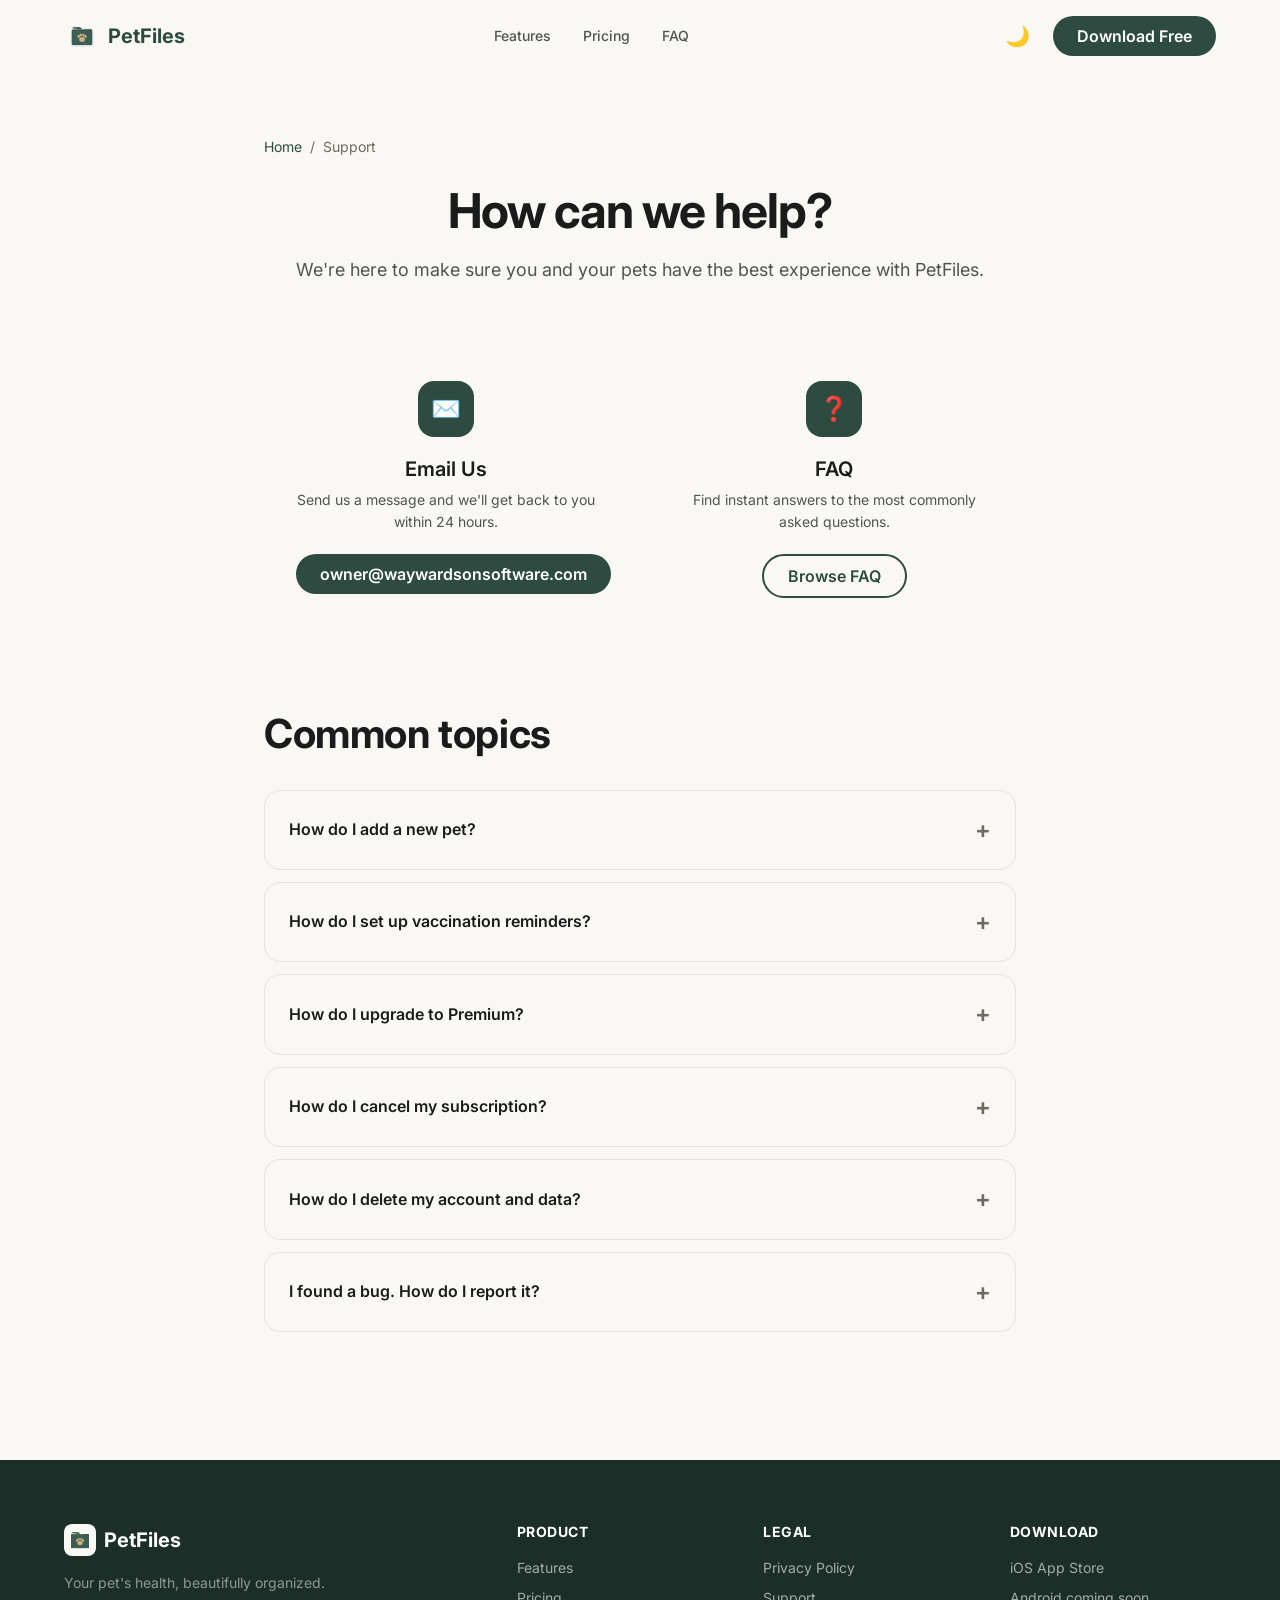
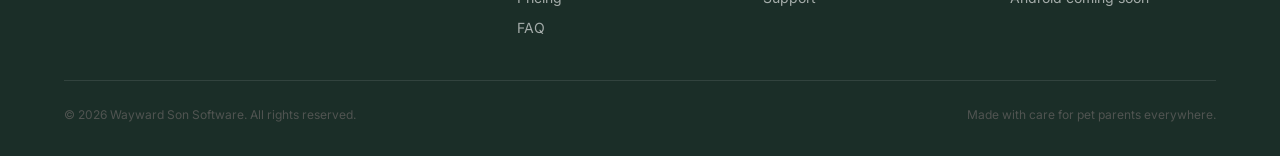
<file: support.html>
<!DOCTYPE html>
<html lang="en">
<head>
  <meta charset="UTF-8">
  <meta name="viewport" content="width=device-width, initial-scale=1.0">
  <meta name="apple-itunes-app" content="app-id=6757916297">
  <title>Support — PetFiles</title>
  <meta name="description" content="Get help with PetFiles. Contact our support team or browse frequently asked questions.">
  <meta name="keywords" content="PetFiles support, pet app help, PetFiles FAQ, pet health tracker support, PetFiles contact">
  <link rel="canonical" href="https://petfiles.waywardsonsoftware.com/support.html">

  <!-- Open Graph -->
  <meta property="og:type" content="website">
  <meta property="og:title" content="Support — PetFiles">
  <meta property="og:description" content="Get help with PetFiles. Contact our support team or browse frequently asked questions.">
  <meta property="og:url" content="https://petfiles.waywardsonsoftware.com/support.html">
  <meta property="og:image" content="https://petfiles.waywardsonsoftware.com/assets/images/og-image.png">

  <!-- Twitter Card -->
  <meta name="twitter:card" content="summary_large_image">
  <meta name="twitter:title" content="Support — PetFiles">
  <meta name="twitter:description" content="Get help with PetFiles. Contact our support team or browse frequently asked questions.">
  <meta name="twitter:image" content="https://petfiles.waywardsonsoftware.com/assets/images/og-image.png">

  <!-- Favicon -->
  <link rel="icon" type="image/png" href="assets/icons/favicon.png">

  <!-- Fonts -->
  <link rel="preconnect" href="https://fonts.googleapis.com">
  <link rel="preconnect" href="https://fonts.gstatic.com" crossorigin>
  <link href="https://fonts.googleapis.com/css2?family=Inter:wght@400;500;600;700&display=swap" rel="stylesheet">

  <!-- Styles -->
  <link rel="stylesheet" href="css/variables.css">
  <link rel="stylesheet" href="css/base.css">
  <link rel="stylesheet" href="css/components.css">
  <link rel="stylesheet" href="css/sections.css">
  <link rel="stylesheet" href="css/animations.css">

  <!-- Structured Data: BreadcrumbList -->
  <script type="application/ld+json">
  {
    "@context": "https://schema.org",
    "@type": "BreadcrumbList",
    "itemListElement": [
      {
        "@type": "ListItem",
        "position": 1,
        "name": "Home",
        "item": "https://petfiles.waywardsonsoftware.com/"
      },
      {
        "@type": "ListItem",
        "position": 2,
        "name": "Support"
      }
    ]
  }
  </script>

  <!-- Structured Data: Organization -->
  <script type="application/ld+json">
  {
    "@context": "https://schema.org",
    "@type": "Organization",
    "name": "PetFiles",
    "url": "https://petfiles.waywardsonsoftware.com",
    "logo": "https://petfiles.waywardsonsoftware.com/assets/icons/logo.svg",
    "contactPoint": {
      "@type": "ContactPoint",
      "contactType": "customer support",
      "url": "https://petfiles.waywardsonsoftware.com/support.html"
    }
  }
  </script>
</head>
<body>

  <!-- ======== Navigation ======== -->
  <nav class="nav nav--scrolled" role="navigation" aria-label="Main navigation">
    <div class="nav__inner">
      <a href="/" class="nav__brand" aria-label="PetFiles home">
        <img src="assets/icons/logo.svg" alt="" width="36" height="36">
        <span>PetFiles</span>
      </a>

      <div class="nav__links" role="list">
        <a href="/#features" class="nav__link" role="listitem">Features</a>
        <a href="/#pricing" class="nav__link" role="listitem">Pricing</a>
        <a href="/#faq" class="nav__link" role="listitem">FAQ</a>
      </div>

      <div class="nav__actions">
        <button class="theme-toggle" aria-label="Switch to dark mode">🌙</button>
        <a href="/#download" class="btn btn--primary">Download Free</a>
        <button class="nav__hamburger" aria-label="Toggle menu" aria-expanded="false">
          <span></span>
          <span></span>
          <span></span>
        </button>
      </div>
    </div>

    <div class="nav__mobile" role="list">
      <a href="/#features" class="nav__link" role="listitem">Features</a>
      <a href="/#pricing" class="nav__link" role="listitem">Pricing</a>
      <a href="/#faq" class="nav__link" role="listitem">FAQ</a>
      <a href="/#download" class="btn btn--primary" style="text-align:center;">Download Free</a>
    </div>
  </nav>


  <!-- ======== Support Content ======== -->
  <main class="section" style="padding-top: calc(var(--nav-height) + var(--space-6xl));">
    <div class="container container--narrow">
      <nav class="breadcrumb" aria-label="Breadcrumb">
        <a href="/">Home</a>
        <span class="breadcrumb__separator" aria-hidden="true">/</span>
        <span>Support</span>
      </nav>
      <div class="section__header">
        <h1>How can we help?</h1>
        <p>We're here to make sure you and your pets have the best experience with PetFiles.</p>
      </div>

      <!-- Contact options -->
      <div style="display: grid; grid-template-columns: repeat(auto-fit, minmax(280px, 1fr)); gap: var(--space-2xl); margin-bottom: var(--space-7xl);">

        <div class="card" style="text-align: center;">
          <div class="card__icon" aria-hidden="true" style="margin: 0 auto var(--space-xl);">✉️</div>
          <h3 class="card__title">Email Us</h3>
          <p class="card__text" style="margin: 0 auto var(--space-xl);">Send us a message and we'll get back to you within 24 hours.</p>
          <a href="mailto:owner@waywardsonsoftware.com" class="btn btn--primary">owner@waywardsonsoftware.com</a>
        </div>

        <div class="card" style="text-align: center;">
          <div class="card__icon" aria-hidden="true" style="margin: 0 auto var(--space-xl);">❓</div>
          <h3 class="card__title">FAQ</h3>
          <p class="card__text" style="margin: 0 auto var(--space-xl);">Find instant answers to the most commonly asked questions.</p>
          <a href="/#faq" class="btn btn--outline">Browse FAQ</a>
        </div>

      </div>

      <!-- Common topics -->
      <div>
        <h2 style="margin-bottom: var(--space-3xl);">Common topics</h2>

        <div class="accordion">
          <details class="accordion__item">
            <summary class="accordion__trigger">How do I add a new pet?</summary>
            <div class="accordion__content">
              <p>Open PetFiles, tap the "+" button on the home screen, and follow the prompts. You can add a photo, name, breed, birth date, and other details. Your pet profile will be ready in seconds.</p>
            </div>
          </details>

          <details class="accordion__item">
            <summary class="accordion__trigger">How do I set up vaccination reminders?</summary>
            <div class="accordion__content">
              <p>Go to your pet's profile, tap "Vaccinations," and add a vaccination record. PetFiles will automatically calculate when the next dose is due and send you a reminder notification.</p>
            </div>
          </details>

          <details class="accordion__item">
            <summary class="accordion__trigger">How do I upgrade to Premium?</summary>
            <div class="accordion__content">
              <p>Open PetFiles, go to Settings, and tap "Upgrade to Premium." You can choose between monthly ($4.99/month) and annual ($49.99/year) plans. Payment is handled securely through your App Store account.</p>
            </div>
          </details>

          <details class="accordion__item">
            <summary class="accordion__trigger">How do I cancel my subscription?</summary>
            <div class="accordion__content">
              <p>Go to Settings → Apple ID → Subscriptions → PetFiles → Cancel. You'll keep Premium access until the end of your current billing period.</p>
            </div>
          </details>

          <details class="accordion__item">
            <summary class="accordion__trigger">How do I delete my account and data?</summary>
            <div class="accordion__content">
              <p>Open PetFiles, go to Settings → Account → Delete Account. This will permanently remove all your data from our servers. Data stored only on your device will be removed when you uninstall the app. If you need help, email <a href="mailto:owner@waywardsonsoftware.com">owner@waywardsonsoftware.com</a>.</p>
            </div>
          </details>

          <details class="accordion__item">
            <summary class="accordion__trigger">I found a bug. How do I report it?</summary>
            <div class="accordion__content">
              <p>We appreciate bug reports! Please email <a href="mailto:owner@waywardsonsoftware.com">owner@waywardsonsoftware.com</a> with a description of the issue, your device model, OS version, and any screenshots. We'll look into it as soon as possible.</p>
            </div>
          </details>
        </div>
      </div>
    </div>
  </main>


  <!-- ======== Footer ======== -->
  <footer class="footer" role="contentinfo">
    <div class="container">
      <div class="footer__grid">
        <div class="footer__brand-col">
          <div class="footer__brand">
            <img src="assets/icons/logo.svg" alt="" width="32" height="32">
            <span>PetFiles</span>
          </div>
          <p class="footer__tagline">Your pet's health, beautifully organized.</p>
        </div>

        <div>
          <h3>Product</h3>
          <div class="footer__links">
            <a href="/#features" class="footer__link">Features</a>
            <a href="/#pricing" class="footer__link">Pricing</a>
            <a href="/#faq" class="footer__link">FAQ</a>
          </div>
        </div>

        <div>
          <h3>Legal</h3>
          <div class="footer__links">
            <a href="privacy.html" class="footer__link">Privacy Policy</a>
            <a href="support.html" class="footer__link">Support</a>
          </div>
        </div>

        <div>
          <h3>Download</h3>
          <div class="footer__links">
            <a href="https://apps.apple.com/app/petfiles/id6757916297?itscg=30200&itsct=apps_box_link&mttnsubad=6757916297" class="footer__link" target="_blank" rel="noopener noreferrer">iOS App Store</a>
            <span class="footer__link footer__link--muted">Android coming soon</span>
          </div>
        </div>
      </div>

      <div class="footer__bottom">
        <p>&copy; 2026 Wayward Son Software. All rights reserved.</p>
        <p>Made with care for pet parents everywhere.</p>
      </div>
    </div>
  </footer>

  <script src="js/main.js"></script>
  <script src="js/components.js"></script>
</body>
</html>
</file>
<file: css/variables.css>
/* ==========================================================================
   PetFiles — Midnight Forest Design Tokens
   ========================================================================== */

:root {
  /* Primary */
  --color-primary: #2D4B41;
  --color-primary-variant: #1B2E28;
  --color-primary-light: #3A5D52;

  /* Secondary (Gold) */
  --color-secondary: #C8AD7F;
  --color-secondary-light: #D4BC8F;

  /* Backgrounds */
  --color-bg: #F9F8F4;
  --color-surface: #F1F0EA;
  --color-surface-border: #E5E3DB;

  /* Text */
  --color-text-primary: #1A1C1B;
  --color-text-secondary: #505451;
  --color-text-muted: #6B6A60;

  /* Status */
  --color-success: #4E7044;
  --color-warning: #D48C45;
  --color-error: #B04747;

  /* Typography */
  --font-family: 'Inter', -apple-system, BlinkMacSystemFont, 'Segoe UI', sans-serif;
  --font-weight-regular: 400;
  --font-weight-medium: 500;
  --font-weight-semibold: 600;
  --font-weight-bold: 700;

  --font-size-xs: 0.75rem;    /* 12px */
  --font-size-sm: 0.875rem;   /* 14px */
  --font-size-base: 1rem;     /* 16px */
  --font-size-md: 1.125rem;   /* 18px */
  --font-size-lg: 1.25rem;    /* 20px */
  --font-size-xl: 1.5rem;     /* 24px */
  --font-size-2xl: 2rem;      /* 32px */
  --font-size-3xl: 2.5rem;    /* 40px */
  --font-size-4xl: 3rem;      /* 48px */
  --font-size-5xl: 3.5rem;    /* 56px */

  --line-height-tight: 1.2;
  --line-height-normal: 1.5;
  --line-height-relaxed: 1.6;

  /* Spacing (4px grid) */
  --space-xs: 4px;
  --space-sm: 8px;
  --space-md: 12px;
  --space-lg: 16px;
  --space-xl: 20px;
  --space-2xl: 24px;
  --space-3xl: 32px;
  --space-4xl: 40px;
  --space-5xl: 48px;
  --space-6xl: 64px;
  --space-7xl: 80px;
  --space-8xl: 96px;
  --space-9xl: 128px;

  /* Border Radius */
  --radius-sm: 8px;
  --radius-md: 12px;
  --radius-default: 16px;
  --radius-lg: 20px;
  --radius-xl: 24px;
  --radius-pill: 28px;
  --radius-full: 50%;

  /* Shadows */
  --shadow-sm: 0 1px 3px rgba(0, 0, 0, 0.06);
  --shadow-md: 0 4px 12px rgba(0, 0, 0, 0.08);
  --shadow-lg: 0 8px 24px rgba(0, 0, 0, 0.1);
  --shadow-xl: 0 12px 40px rgba(0, 0, 0, 0.12);
  --shadow-card-hover: 0 12px 32px rgba(45, 75, 65, 0.12);

  /* Transitions */
  --transition-fast: 150ms ease;
  --transition-base: 250ms ease;
  --transition-slow: 400ms ease;
  --transition-spring: 500ms cubic-bezier(0.34, 1.56, 0.64, 1);

  /* Layout */
  --container-max: 1200px;
  --container-narrow: 800px;
  --nav-height: 72px;
}

/* Dark mode tokens */
[data-theme="dark"] {
  --color-primary: #5B8A72;
  --color-primary-variant: #1B2E28;
  --color-primary-light: #4A7362;

  --color-secondary: #E8DCC0;
  --color-secondary-light: #F0E8D4;

  --color-bg: #0F1210;
  --color-surface: #1A1F1C;
  --color-surface-border: #2A302C;

  --color-text-primary: #E1E3E0;
  --color-text-secondary: #9FA3A0;
  --color-text-muted: #868A87;

  --color-success: #6BAF5E;
  --color-warning: #E8A45E;
  --color-error: #D46A6A;

  --shadow-sm: 0 1px 3px rgba(0, 0, 0, 0.2);
  --shadow-md: 0 4px 12px rgba(0, 0, 0, 0.3);
  --shadow-lg: 0 8px 24px rgba(0, 0, 0, 0.35);
  --shadow-xl: 0 12px 40px rgba(0, 0, 0, 0.4);
  --shadow-card-hover: 0 12px 32px rgba(91, 138, 114, 0.15);
}

@media (prefers-color-scheme: dark) {
  :root:not([data-theme="light"]) {
    --color-primary: #5B8A72;
    --color-primary-variant: #1B2E28;
    --color-primary-light: #4A7362;

    --color-secondary: #E8DCC0;
    --color-secondary-light: #F0E8D4;

    --color-bg: #0F1210;
    --color-surface: #1A1F1C;
    --color-surface-border: #2A302C;

    --color-text-primary: #E1E3E0;
    --color-text-secondary: #9FA3A0;
    --color-text-muted: #868A87;

    --color-success: #6BAF5E;
    --color-warning: #E8A45E;
    --color-error: #D46A6A;

    --shadow-sm: 0 1px 3px rgba(0, 0, 0, 0.2);
    --shadow-md: 0 4px 12px rgba(0, 0, 0, 0.3);
    --shadow-lg: 0 8px 24px rgba(0, 0, 0, 0.35);
    --shadow-xl: 0 12px 40px rgba(0, 0, 0, 0.4);
    --shadow-card-hover: 0 12px 32px rgba(91, 138, 114, 0.15);
  }
}
</file>
<file: css/base.css>
/* ==========================================================================
   PetFiles — Base Styles (Reset + Typography + Container)
   ========================================================================== */

/* Reset */
*,
*::before,
*::after {
  margin: 0;
  padding: 0;
  box-sizing: border-box;
}

html {
  scroll-behavior: smooth;
  -webkit-text-size-adjust: 100%;
}

body {
  font-family: var(--font-family);
  font-size: var(--font-size-base);
  font-weight: var(--font-weight-regular);
  line-height: var(--line-height-relaxed);
  color: var(--color-text-primary);
  background-color: var(--color-bg);
  -webkit-font-smoothing: antialiased;
  -moz-osx-font-smoothing: grayscale;
  overflow-x: hidden;
}

img,
picture,
svg {
  display: block;
  max-width: 100%;
  height: auto;
}

a {
  color: var(--color-primary);
  text-decoration: none;
  transition: color var(--transition-fast);
}

a:hover {
  color: var(--color-primary-light);
}

/* Links in body text need underline for accessibility (not just color) */
main p a,
main li a,
.accordion__content a {
  text-decoration: underline;
  text-underline-offset: 2px;
}

ul, ol {
  list-style: none;
}

button {
  font-family: inherit;
  cursor: pointer;
  border: none;
  background: none;
}

input, textarea, select {
  font-family: inherit;
  font-size: inherit;
}

/* Typography */
h1, h2, h3, h4, h5, h6 {
  font-weight: var(--font-weight-bold);
  line-height: var(--line-height-tight);
  color: var(--color-text-primary);
}

h1 {
  font-size: var(--font-size-4xl);
  letter-spacing: -0.02em;
}

h2 {
  font-size: var(--font-size-3xl);
  letter-spacing: -0.01em;
}

h3 {
  font-size: var(--font-size-xl);
}

h4 {
  font-size: var(--font-size-lg);
  font-weight: var(--font-weight-semibold);
}

p {
  color: var(--color-text-secondary);
  max-width: 65ch;
}

/* Container */
.container {
  width: 100%;
  max-width: var(--container-max);
  margin: 0 auto;
  padding: 0 var(--space-2xl);
}

.container--narrow {
  max-width: var(--container-narrow);
}

/* Section spacing */
.section {
  padding: var(--space-9xl) 0;
}

.section--alt {
  background-color: var(--color-surface);
}

.section__header {
  text-align: center;
  margin-bottom: var(--space-6xl);
}

.section__header p {
  margin: var(--space-lg) auto 0;
  font-size: var(--font-size-md);
}

/* Utility */
.sr-only {
  position: absolute;
  width: 1px;
  height: 1px;
  padding: 0;
  margin: -1px;
  overflow: hidden;
  clip: rect(0, 0, 0, 0);
  white-space: nowrap;
  border: 0;
}

.text-center { text-align: center; }
.text-secondary { color: var(--color-text-secondary); }
.text-muted { color: var(--color-text-muted); }

/* Responsive */
@media (max-width: 768px) {
  h1 { font-size: var(--font-size-3xl); }
  h2 { font-size: var(--font-size-2xl); }
  h3 { font-size: var(--font-size-lg); }

  .section {
    padding: var(--space-7xl) 0;
  }

  .container {
    padding: 0 var(--space-lg);
  }
}

@media (max-width: 480px) {
  h1 { font-size: var(--font-size-2xl); }
  h2 { font-size: var(--font-size-xl); }

  .section {
    padding: var(--space-6xl) 0;
  }
}

@media (prefers-reduced-motion: reduce) {
  html {
    scroll-behavior: auto;
  }
}
</file>
<file: css/components.css>
/* ==========================================================================
   PetFiles — Components (Buttons, Cards, Nav, Accordion, Badges)
   ========================================================================== */

/* ---- Buttons ---- */
.btn {
  display: inline-flex;
  align-items: center;
  justify-content: center;
  gap: var(--space-sm);
  padding: var(--space-md) var(--space-2xl);
  font-size: var(--font-size-base);
  font-weight: var(--font-weight-semibold);
  line-height: 1;
  border-radius: var(--radius-pill);
  transition: all var(--transition-base);
  text-decoration: none;
  white-space: nowrap;
}

.btn--primary {
  background-color: var(--color-primary);
  color: #fff;
}

.btn--primary:hover {
  background-color: var(--color-primary-light);
  color: #fff;
  transform: translateY(-1px);
  box-shadow: var(--shadow-md);
}

.btn--secondary {
  background-color: var(--color-secondary);
  color: var(--color-primary-variant);
}

.btn--secondary:hover {
  background-color: var(--color-secondary-light);
  color: var(--color-primary-variant);
  transform: translateY(-1px);
  box-shadow: var(--shadow-md);
}

.btn--outline {
  background: transparent;
  color: var(--color-primary);
  border: 2px solid var(--color-primary);
}

.btn--outline:hover {
  background-color: var(--color-primary);
  color: #fff;
}

.btn--lg {
  padding: var(--space-lg) var(--space-3xl);
  font-size: var(--font-size-md);
}

/* Store badges */
.store-badge {
  display: inline-block;
  height: 48px;
  transition: transform var(--transition-base), opacity var(--transition-base);
}

.store-badge:hover {
  transform: translateY(-2px);
  opacity: 0.9;
}

.store-badge img {
  height: 100%;
  width: auto;
}

/* ---- Navigation ---- */
.nav {
  position: fixed;
  top: 0;
  left: 0;
  right: 0;
  z-index: 1000;
  height: var(--nav-height);
  display: flex;
  align-items: center;
  transition: background-color var(--transition-base), box-shadow var(--transition-base),
              backdrop-filter var(--transition-base);
}

.nav--scrolled {
  background-color: rgba(249, 248, 244, 0.92);
  backdrop-filter: blur(12px);
  -webkit-backdrop-filter: blur(12px);
  box-shadow: var(--shadow-sm);
}

[data-theme="dark"] .nav--scrolled,
.dark .nav--scrolled {
  background-color: rgba(15, 18, 16, 0.92);
}

@media (prefers-color-scheme: dark) {
  :root:not([data-theme="light"]) .nav--scrolled {
    background-color: rgba(15, 18, 16, 0.92);
  }
}

.nav__inner {
  display: flex;
  align-items: center;
  justify-content: space-between;
  width: 100%;
  max-width: var(--container-max);
  margin: 0 auto;
  padding: 0 var(--space-2xl);
}

.nav__brand {
  display: flex;
  align-items: center;
  gap: var(--space-sm);
  font-size: var(--font-size-lg);
  font-weight: var(--font-weight-bold);
  color: var(--color-primary);
  text-decoration: none;
}

.nav__brand:hover {
  color: var(--color-primary);
}

.nav__brand img {
  width: 36px;
  height: 36px;
  border-radius: var(--radius-sm);
}

.nav__links {
  display: flex;
  align-items: center;
  gap: var(--space-3xl);
}

.nav__link {
  font-size: var(--font-size-sm);
  font-weight: var(--font-weight-medium);
  color: var(--color-text-secondary);
  text-decoration: none;
  transition: color var(--transition-fast);
}

.nav__link:hover {
  color: var(--color-primary);
}

.nav__actions {
  display: flex;
  align-items: center;
  gap: var(--space-lg);
}

/* Dark mode toggle */
.theme-toggle {
  width: 40px;
  height: 40px;
  display: flex;
  align-items: center;
  justify-content: center;
  border-radius: var(--radius-full);
  color: var(--color-text-secondary);
  transition: background-color var(--transition-fast), color var(--transition-fast);
  cursor: pointer;
  background: none;
  border: none;
  font-size: var(--font-size-lg);
}

.theme-toggle:hover {
  background-color: var(--color-surface);
  color: var(--color-primary);
}

/* Mobile hamburger */
.nav__hamburger {
  display: none;
  flex-direction: column;
  gap: 5px;
  width: 28px;
  padding: 4px 0;
  background: none;
  border: none;
  cursor: pointer;
}

.nav__hamburger span {
  display: block;
  height: 2px;
  width: 100%;
  background-color: var(--color-text-primary);
  border-radius: 2px;
  transition: all var(--transition-base);
}

.nav__hamburger.active span:nth-child(1) {
  transform: rotate(45deg) translate(5px, 5px);
}

.nav__hamburger.active span:nth-child(2) {
  opacity: 0;
}

.nav__hamburger.active span:nth-child(3) {
  transform: rotate(-45deg) translate(5px, -5px);
}

/* Mobile menu */
.nav__mobile {
  display: none;
  position: fixed;
  top: var(--nav-height);
  left: 0;
  right: 0;
  bottom: 0;
  background-color: rgba(249, 248, 244, 0.72);
  backdrop-filter: saturate(180%) blur(20px);
  -webkit-backdrop-filter: saturate(180%) blur(20px);
  padding: var(--space-3xl) var(--space-2xl);
  flex-direction: column;
  gap: var(--space-2xl);
  z-index: 999;
  opacity: 0;
  transform: translateY(-10px);
  transition: opacity var(--transition-base), transform var(--transition-base);
}

.nav__mobile.active {
  display: flex;
  opacity: 1;
  transform: translateY(0);
}

[data-theme="dark"] .nav__mobile,
.dark .nav__mobile {
  background-color: rgba(15, 18, 16, 0.72);
}

@media (prefers-color-scheme: dark) {
  :root:not([data-theme="light"]) .nav__mobile {
    background-color: rgba(15, 18, 16, 0.72);
  }
}

.nav__mobile .nav__link {
  font-size: var(--font-size-lg);
  padding: var(--space-md) 0;
  border-bottom: 1px solid var(--color-surface-border);
}

@media (max-width: 768px) {
  .nav__links,
  .nav__actions .btn {
    display: none;
  }

  .nav__hamburger {
    display: flex;
  }
}

/* ---- Cards ---- */
.card {
  background-color: var(--color-bg);
  border-radius: var(--radius-default);
  padding: var(--space-3xl);
  transition: transform var(--transition-base), box-shadow var(--transition-base);
}

.card:hover {
  transform: translateY(-4px);
  box-shadow: var(--shadow-card-hover);
}

.card__icon {
  width: 56px;
  height: 56px;
  display: flex;
  align-items: center;
  justify-content: center;
  background-color: var(--color-primary);
  border-radius: var(--radius-default);
  margin-bottom: var(--space-xl);
  color: #fff;
  font-size: var(--font-size-xl);
}

.card__title {
  font-size: var(--font-size-lg);
  font-weight: var(--font-weight-semibold);
  margin-bottom: var(--space-sm);
}

.card__text {
  font-size: var(--font-size-sm);
  color: var(--color-text-secondary);
  line-height: var(--line-height-relaxed);
}

/* ---- Pricing Cards ---- */
.pricing-card {
  background-color: var(--color-bg);
  border: 2px solid var(--color-surface-border);
  border-radius: var(--radius-xl);
  padding: var(--space-4xl);
  text-align: center;
  position: relative;
  transition: transform var(--transition-base), box-shadow var(--transition-base);
}

.pricing-card--featured {
  background-color: var(--color-primary);
  border-color: var(--color-primary);
  color: #fff;
  transform: scale(1.05);
}

.pricing-card--featured:hover {
  transform: scale(1.07) translateY(-4px);
}

.pricing-card--featured .pricing-card__price,
.pricing-card--featured .pricing-card__name,
.pricing-card--featured .pricing-card__feature {
  color: #fff;
}

.pricing-card--featured .pricing-card__feature-icon {
  color: var(--color-secondary);
}

.pricing-card__badge {
  position: absolute;
  top: -14px;
  left: 50%;
  transform: translateX(-50%);
  background-color: var(--color-secondary);
  color: var(--color-primary-variant);
  font-size: var(--font-size-xs);
  font-weight: var(--font-weight-bold);
  padding: var(--space-xs) var(--space-lg);
  border-radius: var(--radius-pill);
  text-transform: uppercase;
  letter-spacing: 0.5px;
}

.pricing-card__name {
  font-size: var(--font-size-lg);
  font-weight: var(--font-weight-semibold);
  margin-bottom: var(--space-lg);
}

.pricing-card__price {
  font-size: var(--font-size-4xl);
  font-weight: var(--font-weight-bold);
  margin-bottom: var(--space-xs);
}

.pricing-card__price span {
  font-size: var(--font-size-base);
  font-weight: var(--font-weight-regular);
  opacity: 0.7;
}

.pricing-card__period {
  font-size: var(--font-size-sm);
  opacity: 0.7;
  margin-bottom: var(--space-3xl);
}

.pricing-card__features {
  text-align: left;
  margin-bottom: var(--space-3xl);
  display: flex;
  flex-direction: column;
  gap: var(--space-md);
}

.pricing-card__feature {
  display: flex;
  align-items: center;
  gap: var(--space-sm);
  font-size: var(--font-size-sm);
  color: var(--color-text-secondary);
}

.pricing-card__feature-icon {
  color: var(--color-success);
  font-size: var(--font-size-base);
  flex-shrink: 0;
}

/* ---- Badge ---- */
.badge {
  display: inline-flex;
  align-items: center;
  gap: var(--space-xs);
  padding: 2px var(--space-sm);
  font-size: var(--font-size-xs);
  font-weight: var(--font-weight-semibold);
  border-radius: var(--radius-pill);
  background-color: var(--color-secondary);
  color: var(--color-primary-variant);
  text-transform: uppercase;
  letter-spacing: 0.3px;
}

/* ---- Accordion (FAQ) ---- */
.accordion {
  display: flex;
  flex-direction: column;
  gap: var(--space-md);
}

.accordion__item {
  border: 1px solid var(--color-surface-border);
  border-radius: var(--radius-default);
  overflow: hidden;
  transition: border-color var(--transition-fast);
}

.accordion__item[open] {
  border-color: var(--color-primary);
}

.accordion__trigger {
  display: flex;
  align-items: center;
  justify-content: space-between;
  width: 100%;
  padding: var(--space-xl) var(--space-2xl);
  font-size: var(--font-size-base);
  font-weight: var(--font-weight-semibold);
  color: var(--color-text-primary);
  cursor: pointer;
  list-style: none;
  transition: color var(--transition-fast);
}

.accordion__trigger::-webkit-details-marker {
  display: none;
}

.accordion__trigger::after {
  content: '+';
  font-size: var(--font-size-xl);
  color: var(--color-text-muted);
  transition: transform var(--transition-base);
  flex-shrink: 0;
  margin-left: var(--space-lg);
}

.accordion__item[open] .accordion__trigger::after {
  content: '−';
  color: var(--color-primary);
}

.accordion__content {
  padding: 0 var(--space-2xl) var(--space-xl);
  color: var(--color-text-secondary);
  font-size: var(--font-size-sm);
  line-height: var(--line-height-relaxed);
}

/* ---- Store badge theme switching ---- */
.store-badge__dark {
  display: none;
}

[data-theme="dark"] .store-badge__light,
.dark .store-badge__light {
  display: none;
}

[data-theme="dark"] .store-badge__dark,
.dark .store-badge__dark {
  display: inline;
}

@media (prefers-color-scheme: dark) {
  :root:not([data-theme="light"]) .store-badge__light {
    display: none;
  }

  :root:not([data-theme="light"]) .store-badge__dark {
    display: inline;
  }
}

/* ---- "New" badge ---- */
.badge--new {
  background-color: var(--color-primary);
  color: #fff;
  font-size: var(--font-size-xs);
  padding: var(--space-xs) var(--space-lg);
}

[data-theme="dark"] .badge--new,
.dark .badge--new {
  background-color: #3A5D4E;
}

@media (prefers-color-scheme: dark) {
  :root:not([data-theme="light"]) .badge--new {
    background-color: #3A5D4E;
  }
}

.hero__badge {
  margin-bottom: var(--space-lg);
}

/* ---- Android coming soon (hero) ---- */
.hero__android-soon {
  font-size: var(--font-size-sm);
  color: var(--color-text-muted);
  margin-top: var(--space-sm);
}

/* ---- Screenshot Modal ---- */
.screenshot-modal {
  position: fixed;
  inset: 0;
  z-index: 2000;
  display: flex;
  align-items: center;
  justify-content: center;
  background: rgba(0, 0, 0, 0.88);
  backdrop-filter: blur(8px);
  -webkit-backdrop-filter: blur(8px);
  cursor: zoom-out;
  opacity: 0;
  visibility: hidden;
  transition: opacity var(--transition-base), visibility var(--transition-base);
}

.screenshot-modal.active {
  opacity: 1;
  visibility: visible;
}

.screenshot-modal__img {
  max-height: 90vh;
  max-width: 90vw;
  width: auto;
  height: auto;
  border-radius: var(--radius-xl);
  box-shadow: 0 24px 80px rgba(0, 0, 0, 0.5);
  cursor: default;
  transform: scale(0.92);
  transition: transform 0.3s cubic-bezier(0.34, 1.56, 0.64, 1);
}

.screenshot-modal.active .screenshot-modal__img {
  transform: scale(1);
}

.screenshot-modal__close {
  position: absolute;
  top: var(--space-2xl);
  right: var(--space-2xl);
  width: 44px;
  height: 44px;
  display: flex;
  align-items: center;
  justify-content: center;
  font-size: var(--font-size-2xl);
  color: rgba(255, 255, 255, 0.7);
  background: rgba(255, 255, 255, 0.1);
  border: none;
  border-radius: var(--radius-full);
  cursor: pointer;
  transition: background var(--transition-fast), color var(--transition-fast);
}

.screenshot-modal__close:hover {
  background: rgba(255, 255, 255, 0.2);
  color: #fff;
}

/* ---- Muted footer link ---- */
.footer__link--muted {
  color: rgba(255, 255, 255, 0.5);
  cursor: default;
}

/* ---- Pricing Toggle ---- */
.pricing-toggle {
  display: flex;
  align-items: center;
  justify-content: center;
  gap: var(--space-md);
  margin-bottom: var(--space-4xl);
}

.pricing-toggle__label {
  font-size: var(--font-size-sm);
  font-weight: var(--font-weight-medium);
  color: var(--color-text-secondary);
  cursor: pointer;
}

.pricing-toggle__label.active {
  color: var(--color-text-primary);
  font-weight: var(--font-weight-semibold);
}

.pricing-toggle__switch {
  position: relative;
  width: 48px;
  height: 26px;
  background-color: var(--color-surface-border);
  border-radius: 13px;
  cursor: pointer;
  transition: background-color var(--transition-base);
}

.pricing-toggle__switch.active {
  background-color: var(--color-primary);
}

.pricing-toggle__switch::after {
  content: '';
  position: absolute;
  top: 3px;
  left: 3px;
  width: 20px;
  height: 20px;
  background-color: #fff;
  border-radius: var(--radius-full);
  transition: transform var(--transition-base);
}

.pricing-toggle__switch.active::after {
  transform: translateX(22px);
}

.pricing-toggle__save {
  font-size: var(--font-size-xs);
  color: var(--color-success);
  font-weight: var(--font-weight-semibold);
}

/* ---- Breadcrumb ---- */
.breadcrumb {
  display: flex;
  align-items: center;
  gap: var(--space-sm);
  font-size: var(--font-size-sm);
  color: var(--color-text-muted);
  margin-bottom: var(--space-2xl);
}

.breadcrumb a {
  color: var(--color-primary);
  text-decoration: none;
  transition: color var(--transition-fast);
}

.breadcrumb a:hover {
  color: var(--color-primary-light);
}

.breadcrumb__separator {
  color: var(--color-text-muted);
}
</file>
<file: css/sections.css>
/* ==========================================================================
   PetFiles — Section-specific Layouts
   ========================================================================== */

/* ---- Hero ---- */
.hero {
  min-height: 100vh;
  display: flex;
  align-items: center;
  padding-top: var(--nav-height);
  position: relative;
  overflow: hidden;
}

/* Spacer that collapses as nav brand shrinks into place */
.hero__brand-spacer {
  overflow: hidden;
  will-change: max-height;
}

/* Nav brand: JS animates width/height/fontSize directly for crisp SVG */

.hero__grid {
  display: grid;
  grid-template-columns: 1fr 1fr;
  gap: var(--space-6xl);
  align-items: center;
}

.hero__content {
  position: relative;
  z-index: 2;
}

.hero__headline {
  margin-bottom: var(--space-xl);
}

.hero__subheadline {
  font-size: var(--font-size-md);
  color: var(--color-text-secondary);
  margin-bottom: var(--space-3xl);
  max-width: 50ch;
}

.hero__ctas {
  display: flex;
  gap: var(--space-lg);
  align-items: center;
  margin-bottom: var(--space-xl);
}

.hero__trust {
  font-size: var(--font-size-sm);
  color: var(--color-text-muted);
}

/* Device mockup */
.hero__device-wrapper {
  position: relative;
  display: flex;
  justify-content: center;
  z-index: 1;
}

.hero__device-glow {
  position: absolute;
  top: 50%;
  left: 50%;
  transform: translate(-50%, -50%);
  width: 400px;
  height: 400px;
  border-radius: var(--radius-full);
  background: radial-gradient(circle, rgba(45, 75, 65, 0.08) 0%, transparent 70%);
  pointer-events: none;
}

[data-theme="dark"] .hero__device-glow,
.dark .hero__device-glow {
  background: radial-gradient(circle, rgba(91, 138, 114, 0.1) 0%, transparent 70%);
}

@media (prefers-color-scheme: dark) {
  :root:not([data-theme="light"]) .hero__device-glow {
    background: radial-gradient(circle, rgba(91, 138, 114, 0.1) 0%, transparent 70%);
  }
}

.device-frame {
  width: 280px;
  background-color: var(--color-text-primary);
  border-radius: 40px;
  padding: 4px;
  box-shadow: var(--shadow-xl);
  position: relative;
}

.device-frame__dynamic-island {
  position: absolute;
  top: 8px;
  left: 50%;
  transform: translateX(-50%);
  width: 84px;
  height: 20px;
  background-color: #000;
  border-radius: 999px;
  z-index: 2;
}

.device-frame__screen {
  border-radius: 36px;
  overflow: hidden;
  aspect-ratio: 9/19.5;
}

.device-frame__screen img {
  width: 100%;
  height: 100%;
  object-fit: cover;
  display: block;
}

/* ---- Features ---- */
.features__grid {
  display: grid;
  grid-template-columns: repeat(3, 1fr);
  gap: var(--space-2xl);
}

@media (max-width: 768px) {
  .features__grid {
    grid-template-columns: repeat(2, 1fr);
  }
}

@media (max-width: 480px) {
  .features__grid {
    grid-template-columns: 1fr;
  }
}

/* ---- How It Works ---- */
.steps {
  display: grid;
  grid-template-columns: repeat(3, 1fr);
  gap: var(--space-4xl);
  position: relative;
}

.steps::before {
  content: '';
  position: absolute;
  top: 40px;
  left: calc(16.66% + 32px);
  right: calc(16.66% + 32px);
  height: 2px;
  border-top: 2px dashed var(--color-surface-border);
}

.step {
  text-align: center;
  position: relative;
  z-index: 1;
}

.step__number {
  position: absolute;
  top: -12px;
  left: 50%;
  transform: translateX(-50%);
  font-size: 80px;
  font-weight: var(--font-weight-bold);
  color: var(--color-secondary);
  opacity: 0.2;
  z-index: -1;
  line-height: 1;
}

.step__icon {
  width: 80px;
  height: 80px;
  display: flex;
  align-items: center;
  justify-content: center;
  background-color: var(--color-bg);
  border: 2px solid var(--color-surface-border);
  border-radius: var(--radius-full);
  margin: 0 auto var(--space-xl);
  font-size: var(--font-size-2xl);
  color: var(--color-primary);
  position: relative;
  z-index: 2;
}

.step__title {
  font-size: var(--font-size-lg);
  font-weight: var(--font-weight-semibold);
  margin-bottom: var(--space-sm);
}

.step__text {
  font-size: var(--font-size-sm);
  color: var(--color-text-secondary);
}

@media (max-width: 768px) {
  .steps {
    grid-template-columns: 1fr;
    gap: var(--space-3xl);
  }

  .steps::before {
    top: 0;
    bottom: 0;
    left: 40px;
    right: auto;
    width: 2px;
    height: auto;
    border-top: none;
    border-left: 2px dashed var(--color-surface-border);
  }

  .step {
    text-align: left;
    padding-left: 110px;
  }

  .step__icon {
    position: absolute;
    left: 0;
    margin: 0;
  }

  .step__number {
    left: 40px;
    top: -8px;
    font-size: 60px;
  }
}

/* ---- Screenshot Carousel ---- */
.carousel {
  position: relative;
  max-width: 100%;
  overflow: hidden;
}

.carousel__track {
  display: flex;
  gap: var(--space-2xl);
  overflow-x: auto;
  scroll-snap-type: x mandatory;
  scroll-behavior: smooth;
  -webkit-overflow-scrolling: touch;
  scrollbar-width: none;
  padding: var(--space-5xl) var(--space-lg);
}

.carousel__track::-webkit-scrollbar {
  display: none;
}

.carousel__slide {
  flex: 0 0 auto;
  scroll-snap-align: center;
}

.carousel__slide .device-frame {
  width: 220px;
  transition: transform 0.4s cubic-bezier(0.25, 0.1, 0.25, 1),
              opacity 0.4s ease;
}

/* Faster transition during hover for responsive dock feel */
.carousel__track:hover .carousel__slide .device-frame {
  transition-duration: 0.12s;
}

.carousel__controls {
  display: flex;
  align-items: center;
  justify-content: center;
  gap: var(--space-2xl);
  margin-top: var(--space-2xl);
}

.carousel__btn {
  width: 44px;
  height: 44px;
  display: flex;
  align-items: center;
  justify-content: center;
  border: 2px solid var(--color-surface-border);
  border-radius: var(--radius-full);
  background: var(--color-bg);
  color: var(--color-text-secondary);
  font-size: var(--font-size-md);
  cursor: pointer;
  transition: all var(--transition-fast);
}

.carousel__btn:hover {
  border-color: var(--color-primary);
  color: var(--color-primary);
}

.carousel__dots {
  display: flex;
  gap: 0;
}

.carousel__dot {
  width: 8px;
  height: 8px;
  border-radius: var(--radius-full);
  background-color: var(--color-surface-border);
  border: none;
  cursor: pointer;
  transition: all var(--transition-fast);
  padding: 10px;
  background-clip: content-box;
}

.carousel__dot.active {
  background-color: var(--color-primary);
  width: 24px;
  border-radius: 4px;
}

/* ---- Pricing ---- */
.pricing__grid {
  display: grid;
  grid-template-columns: repeat(2, 1fr);
  gap: var(--space-3xl);
  max-width: 800px;
  margin: 0 auto;
  align-items: start;
}

@media (max-width: 640px) {
  .pricing__grid {
    grid-template-columns: 1fr;
  }

  .pricing-card--featured {
    transform: none;
    order: -1;
  }

  .pricing-card--featured:hover {
    transform: translateY(-4px);
  }
}

/* ---- Download CTA ---- */
.download-cta {
  background-color: var(--color-primary);
  padding: var(--space-9xl) 0;
  text-align: center;
  position: relative;
  overflow: hidden;
}

.download-cta::before {
  content: '';
  position: absolute;
  inset: 0;
  background-image: url("data:image/svg+xml,%3Csvg xmlns='http://www.w3.org/2000/svg' width='60' height='60' viewBox='0 0 60 60'%3E%3Cg fill='%23ffffff' fill-opacity='0.04'%3E%3Cellipse cx='30' cy='35' rx='12' ry='10'/%3E%3Cellipse cx='17' cy='18' rx='5' ry='7' transform='rotate(25 17 18)'/%3E%3Cellipse cx='25' cy='10' rx='4.5' ry='6' transform='rotate(10 25 10)'/%3E%3Cellipse cx='35' cy='10' rx='4.5' ry='6' transform='rotate(-10 35 10)'/%3E%3Cellipse cx='43' cy='18' rx='5' ry='7' transform='rotate(-25 43 18)'/%3E%3C/g%3E%3C/svg%3E");
  pointer-events: none;
}

.download-cta h2 {
  color: #fff;
  margin-bottom: var(--space-xl);
  position: relative;
}

.download-cta p {
  color: rgba(255, 255, 255, 0.8);
  margin: 0 auto var(--space-3xl);
  font-size: var(--font-size-md);
  position: relative;
}

.download-cta__buttons {
  display: flex;
  justify-content: center;
  gap: var(--space-lg);
  flex-wrap: wrap;
  position: relative;
}

.download-cta__android-soon {
  color: rgba(255, 255, 255, 0.5);
  font-size: var(--font-size-sm);
  margin-top: var(--space-xl);
  position: relative;
}

.download-cta__qr {
  margin-top: var(--space-2xl);
  position: relative;
}

.download-cta__qr img {
  width: 120px;
  height: 120px;
  border-radius: var(--radius-default);
}

@media (max-width: 768px) {
  .download-cta__qr {
    display: none;
  }
}

/* ---- FAQ ---- */
.faq__grid {
  max-width: 800px;
  margin: 0 auto;
}

/* ---- Footer ---- */
.footer {
  background-color: var(--color-primary-variant);
  color: rgba(255, 255, 255, 0.7);
  padding: var(--space-6xl) 0 var(--space-3xl);
}

.footer__grid {
  display: grid;
  grid-template-columns: 2fr 1fr 1fr 1fr;
  gap: var(--space-4xl);
  margin-bottom: var(--space-4xl);
}

.footer__brand {
  display: flex;
  align-items: center;
  gap: var(--space-sm);
  margin-bottom: var(--space-lg);
}

.footer__brand img {
  width: 32px;
  height: 32px;
  border-radius: var(--radius-sm);
}

.footer__brand span {
  font-size: var(--font-size-lg);
  font-weight: var(--font-weight-bold);
  color: #fff;
}

.footer__tagline {
  font-size: var(--font-size-sm);
  color: rgba(255, 255, 255, 0.5);
  max-width: 30ch;
}

.footer h3 {
  color: #fff;
  font-size: var(--font-size-sm);
  text-transform: uppercase;
  letter-spacing: 0.5px;
  margin-bottom: var(--space-lg);
}

.footer__links {
  display: flex;
  flex-direction: column;
  gap: var(--space-sm);
}

.footer__link {
  font-size: var(--font-size-sm);
  color: rgba(255, 255, 255, 0.6);
  text-decoration: none;
  transition: color var(--transition-fast);
}

.footer__link:hover {
  color: #fff;
}

.footer__bottom {
  border-top: 1px solid rgba(255, 255, 255, 0.1);
  padding-top: var(--space-2xl);
  display: flex;
  justify-content: space-between;
  align-items: center;
  font-size: var(--font-size-xs);
  color: rgba(255, 255, 255, 0.4);
}

@media (max-width: 768px) {
  .hero__grid {
    grid-template-columns: 1fr;
    text-align: center;
    gap: var(--space-4xl);
  }

  .hero__subheadline {
    margin-left: auto;
    margin-right: auto;
  }

  .hero__ctas {
    justify-content: center;
  }

  .hero__device-wrapper {
    order: -1;
  }

  .device-frame {
    width: 220px;
  }

  /* Disable brand animation on mobile — render nav normally */
  .hero__brand-spacer {
    display: none;
  }

  .nav__brand {
    transform: none !important;
  }

  .nav__brand img {
    width: 36px !important;
    height: 36px !important;
  }

  .nav__brand span {
    font-size: var(--font-size-lg) !important;
  }

  .nav__brand {
    gap: var(--space-sm) !important;
  }

  .footer__grid {
    grid-template-columns: 1fr 1fr;
    gap: var(--space-3xl);
  }

  .footer__brand-col {
    grid-column: 1 / -1;
  }

  .footer__bottom {
    flex-direction: column;
    gap: var(--space-sm);
    text-align: center;
  }
}

@media (max-width: 480px) {
  .footer__grid {
    grid-template-columns: 1fr;
  }
}
</file>
<file: css/animations.css>
/* ==========================================================================
   PetFiles — Animations (Keyframes + Scroll Reveals)
   ========================================================================== */

/* Scroll-triggered reveal */
.reveal {
  opacity: 0;
  transform: translateY(32px);
  transition: opacity 0.7s ease, transform 0.7s ease;
}

.reveal--visible {
  opacity: 1;
  transform: translateY(0);
}

/* Directional reveals */
.reveal--left {
  transform: translateX(-40px);
}

.reveal--left.reveal--visible {
  transform: translateX(0);
}

.reveal--right {
  transform: translateX(40px);
}

.reveal--right.reveal--visible {
  transform: translateX(0);
}

.reveal--scale {
  transform: scale(0.95);
}

.reveal--scale.reveal--visible {
  transform: scale(1);
}

/* Stagger delays for child elements */
.reveal--delay-1 { transition-delay: 0.1s; }
.reveal--delay-2 { transition-delay: 0.2s; }
.reveal--delay-3 { transition-delay: 0.3s; }
.reveal--delay-4 { transition-delay: 0.4s; }
.reveal--delay-5 { transition-delay: 0.5s; }
.reveal--delay-6 { transition-delay: 0.6s; }

/* Hero device float */
@keyframes float {
  0%, 100% { transform: translateY(0); }
  50% { transform: translateY(-12px); }
}

.float-animation {
  animation: float 6s ease-in-out infinite;
}

/* Hero text fade-in */
@keyframes fadeInLeft {
  from {
    opacity: 0;
    transform: translateX(-30px);
  }
  to {
    opacity: 1;
    transform: translateX(0);
  }
}

@keyframes fadeInRight {
  from {
    opacity: 0;
    transform: translateX(30px);
  }
  to {
    opacity: 1;
    transform: translateX(0);
  }
}

@keyframes fadeInUp {
  from {
    opacity: 0;
    transform: translateY(20px);
  }
  to {
    opacity: 1;
    transform: translateY(0);
  }
}

@keyframes fadeIn {
  from { opacity: 0; }
  to { opacity: 1; }
}

.animate-fade-in-left {
  animation: fadeInLeft 0.8s ease forwards;
}

.animate-fade-in-right {
  animation: fadeInRight 0.8s ease forwards;
}

.animate-fade-in-up {
  animation: fadeInUp 0.6s ease forwards;
}

/* Stagger hero elements */
.hero__headline {
  animation: fadeInLeft 0.8s ease forwards;
}

.hero__subheadline {
  opacity: 0;
  animation: fadeInLeft 0.8s ease 0.15s forwards;
}

.hero__ctas {
  opacity: 0;
  animation: fadeInLeft 0.8s ease 0.3s forwards;
}

.hero__trust {
  opacity: 0;
  animation: fadeInLeft 0.8s ease 0.45s forwards;
}

.hero__device {
  opacity: 0;
  animation: fadeInRight 0.9s ease 0.2s forwards;
}

/* Pulse for CTA attention */
@keyframes pulse-glow {
  0%, 100% { box-shadow: 0 0 0 0 rgba(200, 173, 127, 0.4); }
  50% { box-shadow: 0 0 0 8px rgba(200, 173, 127, 0); }
}

/* Pricing toggle */
@keyframes price-swap {
  0% { opacity: 1; transform: translateY(0); }
  50% { opacity: 0; transform: translateY(-8px); }
  100% { opacity: 1; transform: translateY(0); }
}

.price-animate {
  animation: price-swap 0.4s ease;
}

/* Reduced motion */
@media (prefers-reduced-motion: reduce) {
  .reveal {
    opacity: 1;
    transform: none;
    transition: none;
  }

  .float-animation {
    animation: none;
  }

  .hero__headline,
  .hero__subheadline,
  .hero__ctas,
  .hero__trust,
  .hero__device {
    opacity: 1;
    animation: none;
  }

  .animate-fade-in-left,
  .animate-fade-in-right,
  .animate-fade-in-up {
    animation: none;
    opacity: 1;
  }

  .price-animate {
    animation: none;
  }

  /* No scroll-driven scaling */
  .nav__brand {
    transform: none !important;
  }

  .hero__brand-spacer {
    display: none;
  }

  /* Carousel: no scale animation, uniform appearance */
  .carousel__slide .device-frame {
    transition: none;
    opacity: 1 !important;
    transform: none !important;
  }
}
</file>
